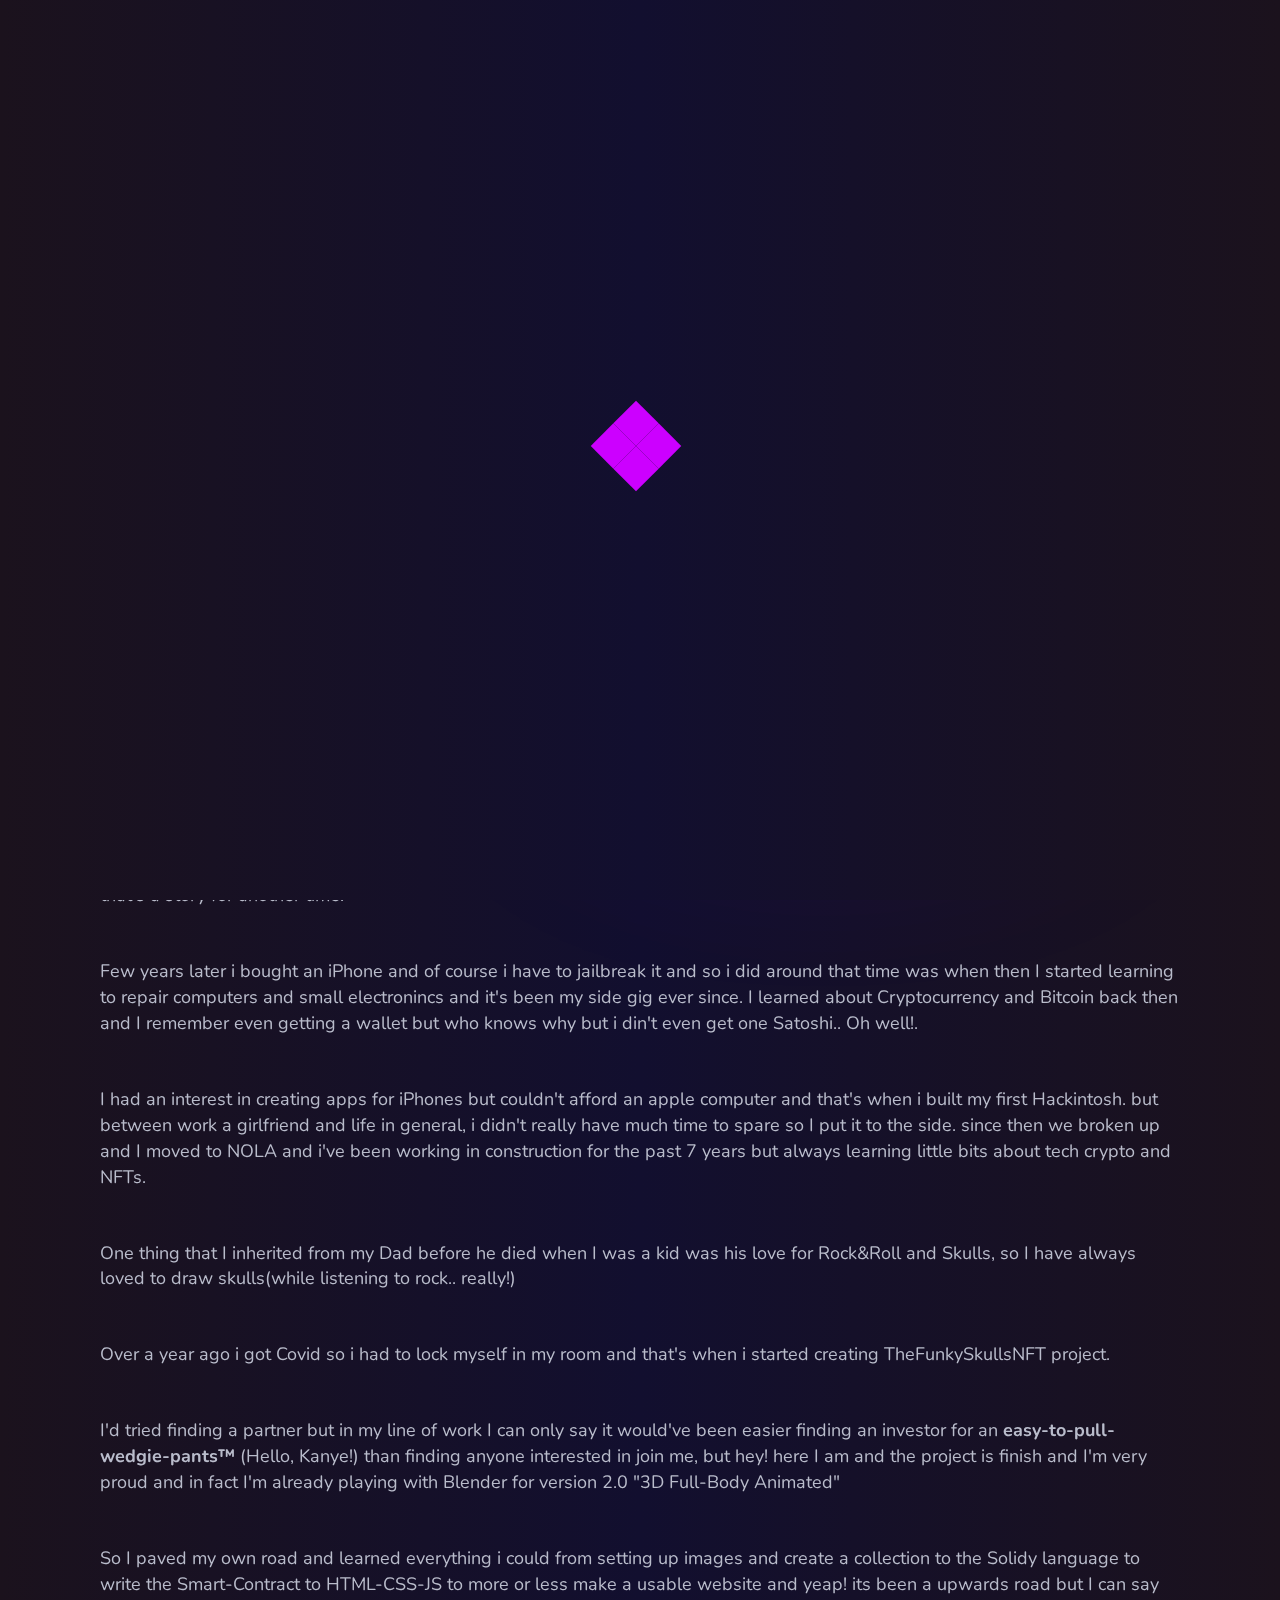
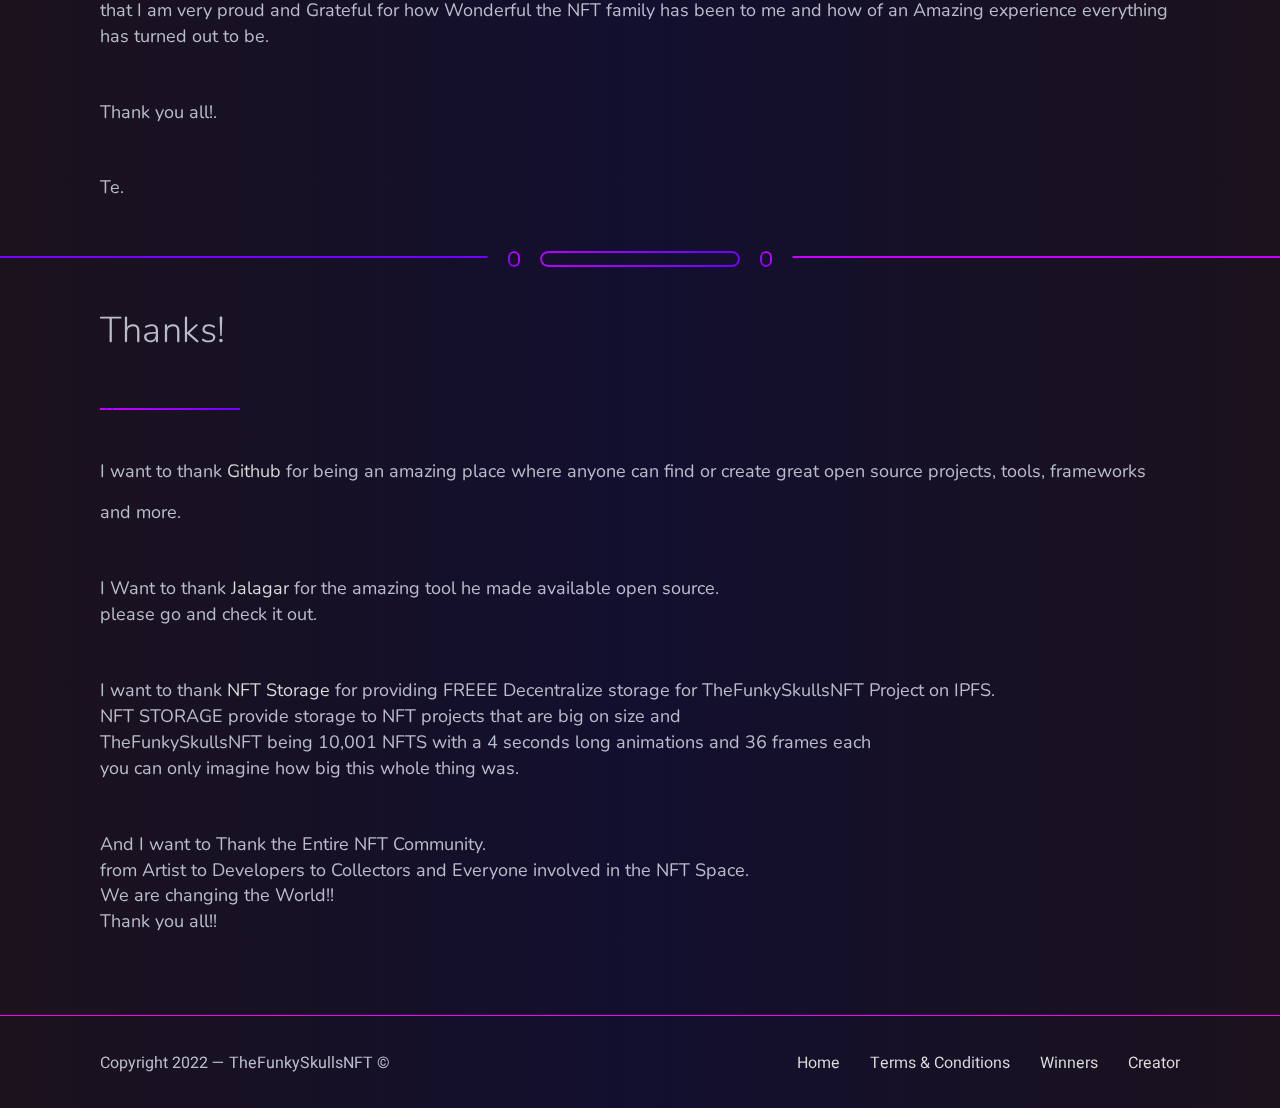
<file: creator.html>
<!DOCTYPE html>
<!--[if lt IE 7 ]><html class="ie ie6" lang="en"> <![endif]-->
<!--[if IE 7 ]><html class="ie ie7" lang="en"> <![endif]-->
<!--[if IE 8 ]><html class="ie ie8" lang="en"> <![endif]-->
<!--[if (gte IE 9)|!(IE)]><!-->
<html lang="en">
<!--<![endif]-->

<head>
    <title>TheFunkySkullsNFT | Creator</title>
    <meta http-equiv="Content-Type" content="text/html; charset=utf-8" />
    <meta name="description" content="TheFunkySkullsNFT: 10,001 Unique Collectible Weirdos, Programmatically Generated and Animated stored forever on the Polygon Blockchain!">
    <meta name="author" content="T.W">
    <meta name="robots" content="index,follow" />
    <link rel="icon" href="/img/icons/icon.ico" />
    <meta name="viewport" content="width=device-width, initial-scale=1, maximum-scale=1">
    <!-- Google Fonts -->
    <link rel="preconnect" href="https://fonts.googleapis.com">
    <link rel="preconnect" href="https://fonts.gstatic.com" crossorigin>
    <link href="https://fonts.googleapis.com/css2?family=Heebo:wght@100;200;300;400;500;600;700;800;900&family=Nunito:ital,wght@0,200;0,300;0,400;0,500;0,600;0,700;0,800;0,900;1,200;1,300;1,400;1,500;1,600;1,700;1,800;1,900&display=swap" rel="stylesheet">
    <!-- !Google Fonts -->
    <!-- Styles -->
    <link type="text/css" rel="stylesheet" href="css/plugins.css?ver=2" />
    <link type="text/css" rel="stylesheet" href="css/style.css?ver=2" />
    <!--[if lt IE 9]> <script type="text/javascript" src="js/modernizr.custom.js?ver=2"></script> <![endif]-->
    <!-- !Styles -->
</head>

<body>


    <!-- Preloader -->
    <div class="metaportal_fn_preloader">
        <div class="loading-container">
            <div class="loading">
                <div class="l1">
                    <div></div>
                </div>
                <div class="l2">
                    <div></div>
                </div>
                <div class="l3">
                    <div></div>
                </div>
                <div class="l4">
                    <div></div>
                </div>
            </div>
        </div>
    </div>
    <!-- !Preloader -->

    <!-- Left Navigation -->
    <div class="metaportal_fn_leftnav_closer ready"></div>
    <div class="metaportal_fn_leftnav ready">
        <a href="#" class="fn__closer"><span></span></a>
        <div class="navbox">
            <div class="list_holder">
                <ul class="metaportal_fn_items">
                    <li>
                        <div class="item">
                            <a href="https://opensea.io/collection/thefunkyskullsnft/" target="_blank"></a>
                            <span class="icon">
							<img src="img/market/opensea.png" alt="">
						</span>
                            <span class="text">Opensea</span>
                        </div>
                    </li>
                </ul>
            </div>
            <div class="nav_holder">

                <!-- For JS -->
                <span class="icon">
				<img src="svg/down.svg" alt="" class="fn__svg">
			</span>
                <!-- For JS -->

                <ul>
                    <li><a href="index.html"><span class="creative_link">Home</span></a></li>
                    <li><a href="terms-conditions.html"><span class="creative_link">Raffle</span></a></li>
                    <li><a href="winners.html"><span class="creative_link">Winners</span></a></li>
                    <li><a href="creator.html"><span class="creative_link">Creator</span></a></li>
                </ul>
            </div>
            <div class="info_holder">
                <div class="copyright">
                    <p>Copyright 2022 TheFunkySkullsNFT&copy;</p>
                </div>
                <div class="social_icons">
                    <ul>
                        <li>
                            <a href="https://twitter.com/FunkySkullsNFT/"><img src="svg/social/twitter-1.svg" alt="" class="fn__svg"></a>
                        </li>
                        <li>
                            <a href="https://www.instagram.com/thefunkyskullsnft/ "><img src="svg/social/instagram-1.svg" alt="" class="fn__svg"></a>
                        </li>
                        <li>
                            <a href="https://www.reddit.com/thefunkyskullsnft/"><img src="svg/social/reddit-1.svg" alt="" class="fn__svg"></a>
                        </li>
                        <li>
                            <a href="https://www.facebook.com/Thefunkyskullsnft/"><img src="svg/social/facebook-1.svg" alt="" class="fn__svg"></a>
                        </li>
                    </ul>
                </div>
            </div>
        </div>
    </div>
    <!-- !Left Navigation -->


    <!-- Main -->
    <div class="metaportal_fn_main">

        <!-- Mobile Navigation -->
        <div class="metaportal_fn_mobnav">
            <div class="mob_top">
                <div class="social_trigger">
                    <div class="trigger">
                        <span></span>
                    </div>
                </div>
            </div>
            <div class="mob_mid">
                <div class="logo">
                    <a href="index.html"><img src="img/logo.png" alt=""></a>
                </div>
            </div>
        </div>
        <!-- !Mobile Navigation -->

        <!-- Header -->
        <header id="header">
            <div class="header">
                <div class="header_in">

                    <div class="trigger_logo">
                        <div class="trigger">
                            <span></span>
                        </div>
                        <div class="logo">
                            <a href="index.html"><img src="img/logo.png" alt=""></a>
                        </div>
                    </div>

                    <div class="nav">
                        <ul>
                            <li><a class="creative_link" href="index.html">Home</a></li>
                            <li><a class="creative_link" href="terms-conditions.html">Raffle</a></li>
                            <li><a class="creative_link" href="winners.html">Winners</a></li>
                            <li><a class="creative_link" href="creator.html">Creator</a></li>
                        </ul>
                    </div>
                </div>
            </div>
        </header>
        <!-- !Header -->

        <!-- Content -->
        <div class="metaportal_fn_content">

            <div class="metaportal_fn_pagetitle">

                <div class="container small">
                    <div class="pagetitle">
                        <h3 class="fn__maintitle big" data-text="About the Creator" data-align="center">About the Creator</h3>
                        <p>
                            <a href="index.html">Home</a>
                            <span class="divider">/</span>
                            <span class="text">Creator</span>
                        </p>
                    </div>
                </div>
            </div>

            <!-- Section Divider -->
            <div class="fn_cs_section_divider">
                <div class="divider">
                    <span class="short"></span>
                    <span class="long"></span>
                    <span class="short"></span>
                </div>
            </div>
            <!-- !Section Divider -->

            <div class="metaportal_fn_privacy">
                <div class="container small">


                    <h3 class="fn__maintitle" data-text="Creator">Creator</h3>
                    <div class="fn_cs_divider">
                        <div class="divider">
                            <span></span>
                            <span></span>
                        </div>
                    </div>
                    <p>Hello! I'm Te, I am the creator and only person behind TheFunkySullsNFT project.</p>
                    <p>To tell you a little bit about me, I moved to NOLA about 7 years ago, i work in construction and refurbish computers as my side gig, I drop-out of school and started working when I was 13 (so please excuse my grammar) and since then
                        I have worked doing many different things from filleting fish to machine operator to waiting tables. I bought my first computer back in 2002 and that's when my passion for learning started, i first learned how to hack the fat-PSP
                        and let me tell you that was a lot of fun, adding custom themes and being able to play Nintendo Roms in a Sony device that was amazing, if anyone reading this remember the process... you'd have to make a “Pandora's Battery by shorting
                        it and then create a “magic memory stick”. not as easy as it sounds! what a times... Anyway, that's a story for another time.</p>
                    <p>Few years later i bought an iPhone and of course i have to jailbreak it and so i did around that time was when then I started learning to repair computers and small electronincs and it's been my side gig ever since. I learned about
                        Cryptocurrency and Bitcoin back then and I remember even getting a wallet but who knows why but i din't even get one Satoshi.. Oh well!.</p>
                    <p>I had an interest in creating apps for iPhones but couldn't afford an apple computer and that's when i built my first Hackintosh. but between work a girlfriend and life in general, i didn't really have much time to spare so I put it
                        to the side. since then we broken up and I moved to NOLA and i've been working in construction for the past 7 years but always learning little bits about tech crypto and NFTs.</p>
                    <p> One thing that I inherited from my Dad before he died when I was a kid was his love for Rock&Roll and Skulls, so I have always loved to draw skulls(while listening to rock.. really!)</p>
                    <p>Over a year ago i got Covid so i had to lock myself in my room and that's when i started creating TheFunkySkullsNFT project.</p>

                    <p>I'd tried finding a partner but in my line of work I can only say it would've been easier finding an investor for an <strong>easy-to-pull-wedgie-pants&#8482;</strong> (Hello, Kanye!) than finding anyone interested in join me, but hey!
                        here I am and the project is finish and I'm very proud and in fact I'm already playing with Blender for version 2.0 "3D Full-Body Animated"</p>
                    <p>So I paved my own road and learned everything i could from setting up images and create a collection to the Solidy language to write the Smart-Contract to HTML-CSS-JS to more or less make a usable website and yeap! its been a upwards
                        road but I can say that I am very proud and Grateful for how Wonderful the NFT family has been to me and how of an Amazing experience everything has turned out to be.</p>
                    <p>Thank you all!.</p>
                    <p>Te.</p>

                    <!-- Section Divider -->
                    <div class="fn_cs_section_divider">
                        <div class="divider">
                            <span class="short"></span>
                            <span class="long"></span>
                            <span class="short"></span>
                        </div>
                    </div>
                    <!-- !Section Divider -->

                    <h3 class="fn__maintitle" data-text="Thanks!">Thanks!</h3>
                    <div class="fn_cs_divider">
                        <div class="divider">
                            <span></span>
                            <span></span>
                        </div>
                    </div>
                    <p>I want to thank <a class="creative_link" href="https://github.com/">Github</a> for being an amazing place where anyone can find or create great open source projects, tools, frameworks and more.</p>
                    <p>I Want to thank <a class="creative_link" href="https://twitter.com/jalagar_eth/">Jalagar</a> for the amazing tool he made available open source.<br>please go and check it out.</p>
                    <p>I want to thank <a class="creative_link" href="https://nft.storage">NFT Storage</a> for providing FREEE Decentralize storage for TheFunkySkullsNFT Project on IPFS.<br> NFT STORAGE provide storage to NFT projects that are big on size
                        and
                        <br>TheFunkySkullsNFT being 10,001 NFTS with a 4 seconds long animations and 36 frames each<br> you can only imagine how big this whole thing was.</p>
                    <p> And I want to Thank the Entire NFT Community.<br>from Artist to Developers to Collectors and Everyone involved in the NFT Space.<br>We are changing the World!!<br> Thank you all!!</p>
                </div>
            </div>

            <!-- Footer -->
            <footer id="footer">
                <div class="container">
                    <div class="footer">
                        <div class="left_part">
                            <p>Copyright 2022 — TheFunkySkullsNFT &copy;</p>
                        </div>
                        <div class="right_part">
                            <ul>
                                <li><a class="creative_link" href="index.html">Home</a></li>
                                <li><a class="creative_link" href="terms-conditions.html">Terms &amp; Conditions</a></li>
                                <li><a class="creative_link" href="winners.html">Winners</a></li>
                                <li><a class="creative_link" href="creator.html">Creator</a></li>
                            </ul>
                        </div>
                    </div>
                </div>
            </footer>
            <!-- !Footer -->

        </div>
        <!-- !Content -->


        <!-- Social -->
        <div id="social">
            <div class="social">
                <h4 class="title">T F S N F T : </h4>
                <ul>
                    <li><a href="https://www.reddit.com/thefunkyskullsnft/" target="_blank">Reddit.</a></li>
                    <li><a href="https://twitter.com/FunkySkullsNFT/" target="_blank">Tweeter.</a></li>
                    <li><a href="https://www.instagram.com/thefunkyskullsnft/" target="_blank">Instagram.</a></li>
                    <li><a href="https://www.facebook.com/Thefunkyskullsnft/" target="_blank">Facebook.</a></li>
                </ul>
            </div>
        </div>
        <!-- !Social -->


        <!-- Totop -->
        <a href="#" class="metaportal_fn_totop">
            <span class="totop_inner">
			<span class="icon">
				<img src="svg/down.svg" alt="" class="fn__svg">
			</span>
            <span class="text">Scroll To Top</span>
            </span>
        </a>
        <!-- /Totop -->


    </div>
    <!-- !Main -->

    <!-- Scripts -->
    <script type="text/javascript" src="js/jquery.js?ver=2"></script>
    <script type="text/javascript" src="js/plugins.js?ver=2"></script>
    <!--[if lt IE 10]> <script type="text/javascript" src="js/ie8.js?ver=2"></script> <![endif]-->
    <script type="text/javascript" src="js/init.js?ver=2"></script>
    <!-- !Scripts -->

</body>

</html>
</file>
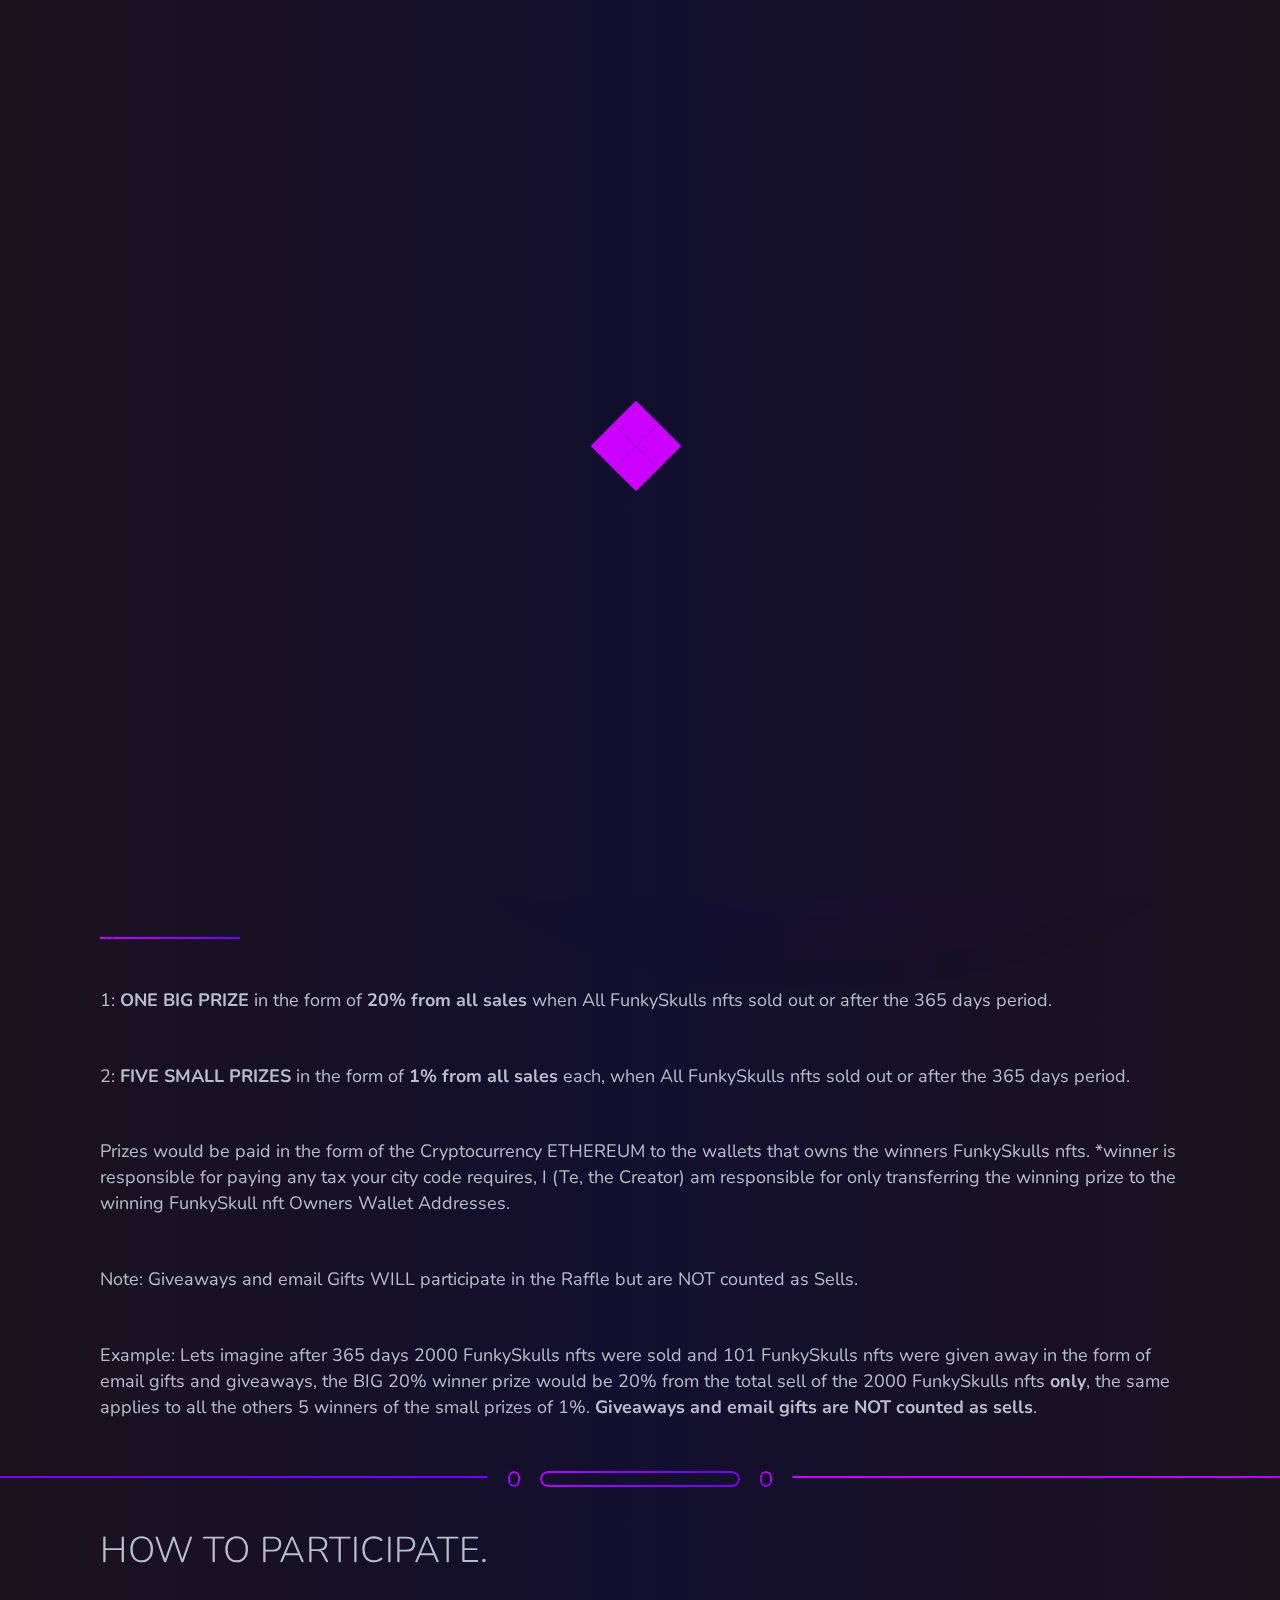
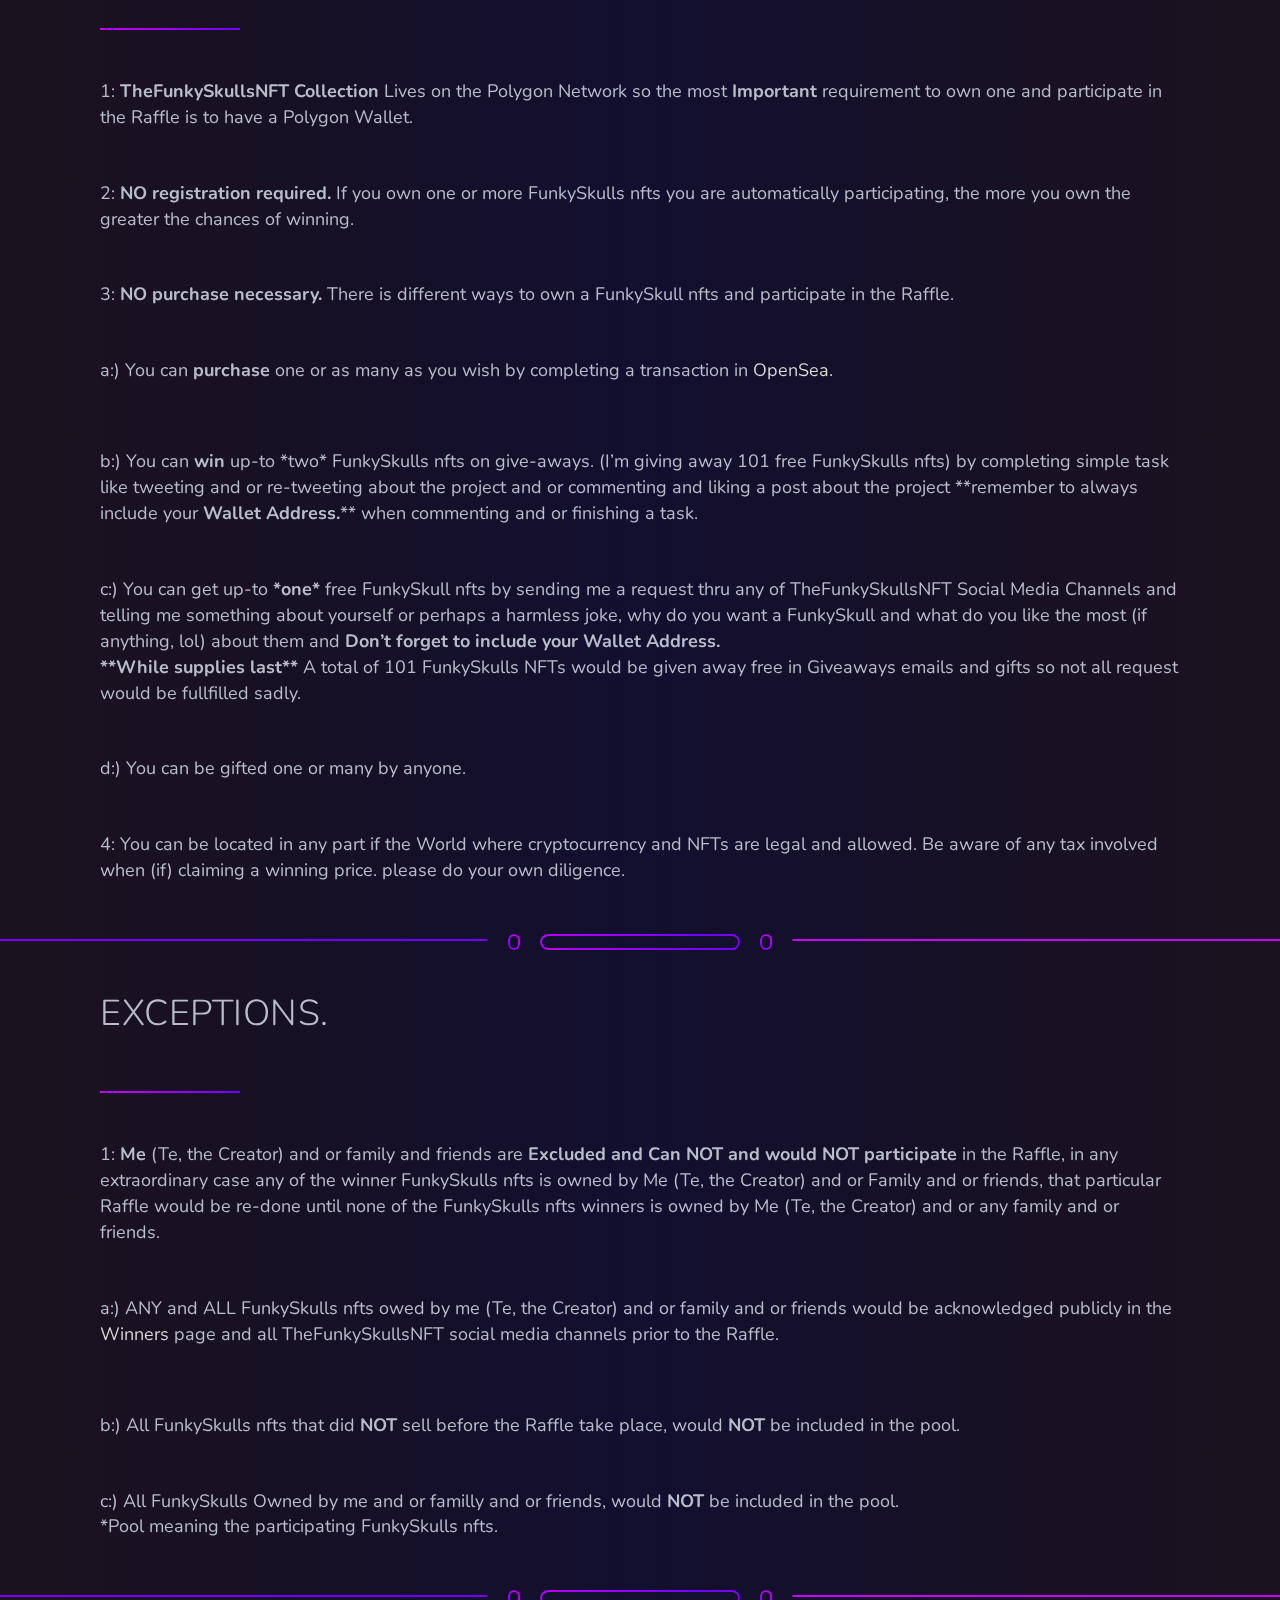
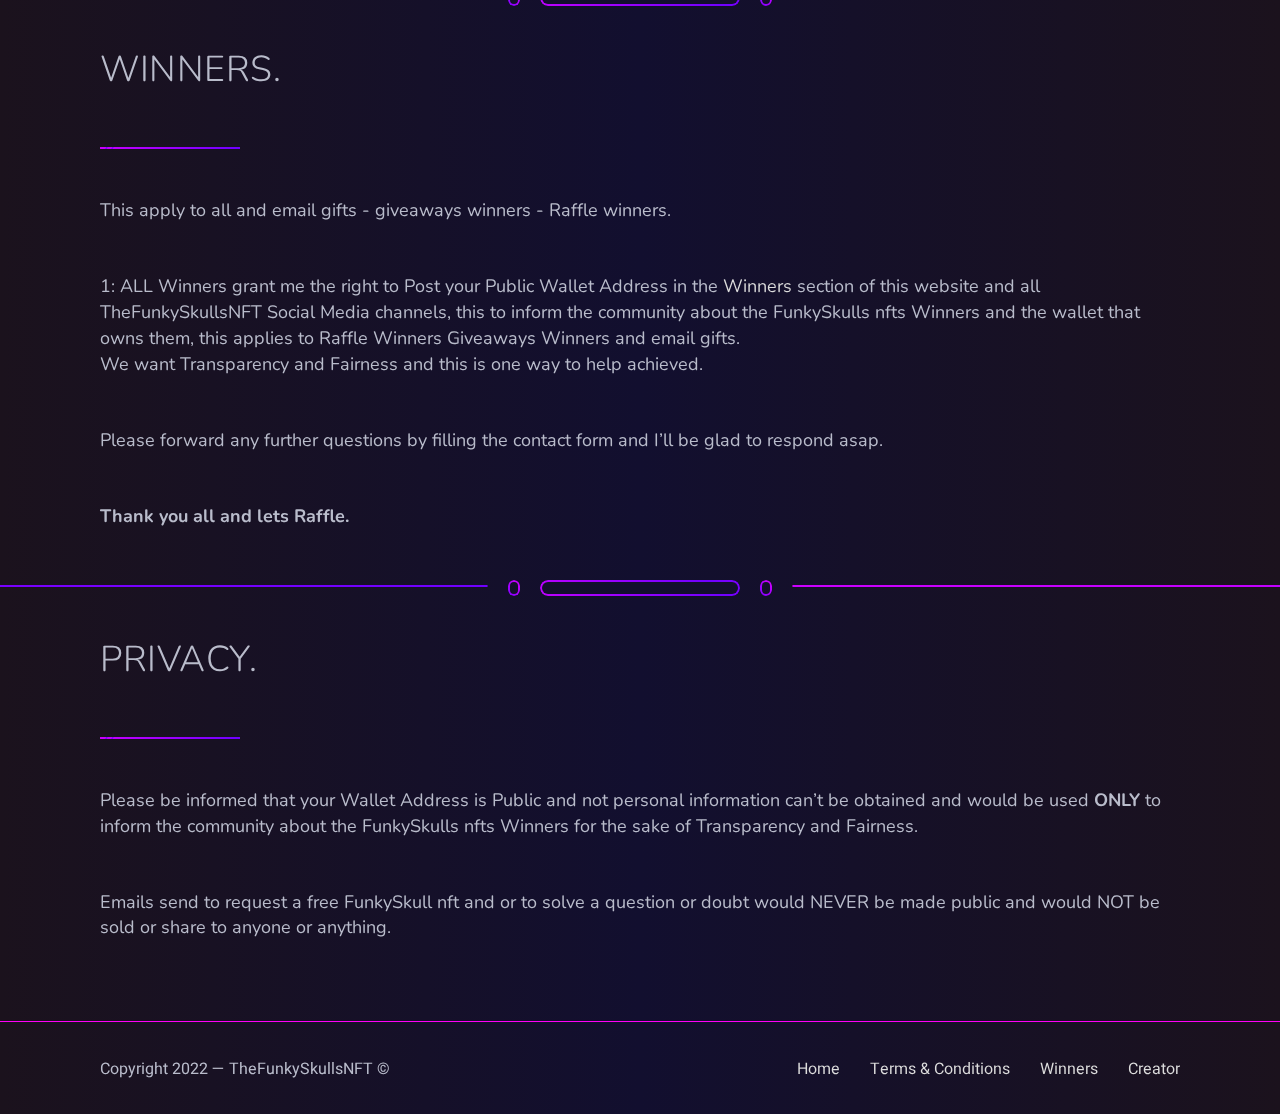
<file: terms-conditions.html>
<!DOCTYPE html>
<!--[if lt IE 7 ]><html class="ie ie6" lang="en"> <![endif]-->
<!--[if IE 7 ]><html class="ie ie7" lang="en"> <![endif]-->
<!--[if IE 8 ]><html class="ie ie8" lang="en"> <![endif]-->
<!--[if (gte IE 9)|!(IE)]><!-->
<html lang="en">
<!--<![endif]-->

<head>
    <title>TheFunkySkullsNFT | Raffle Terms &amp; Conditions</title>
    <meta http-equiv="Content-Type" content="text/html; charset=utf-8" />
    <meta name="description" content="TheFunkySkullsNFT: 10,001 Unique Collectible Weirdos, Programmatically Generated and Animated stored forever on the Polygon Blockchain!">
    <meta name="author" content="T.W">
    <meta name="robots" content="index,follow" />
    <link rel="icon" href="/img/icons/icon.ico" />
    <meta name="viewport" content="width=device-width, initial-scale=1, maximum-scale=1">
    <!-- Google Fonts -->
    <link rel="preconnect" href="https://fonts.googleapis.com">
    <link rel="preconnect" href="https://fonts.gstatic.com" crossorigin>
    <link href="https://fonts.googleapis.com/css2?family=Heebo:wght@100;200;300;400;500;600;700;800;900&family=Nunito:ital,wght@0,200;0,300;0,400;0,500;0,600;0,700;0,800;0,900;1,200;1,300;1,400;1,500;1,600;1,700;1,800;1,900&display=swap" rel="stylesheet">
    <!-- !Google Fonts -->
    <!-- Styles -->
    <link type="text/css" rel="stylesheet" href="css/plugins.css?ver=2" />
    <link type="text/css" rel="stylesheet" href="css/style.css?ver=2" />
    <!--[if lt IE 9]> <script type="text/javascript" src="js/modernizr.custom.js?ver=2"></script> <![endif]-->
    <!-- !Styles -->
</head>

<body>


    <!-- Preloader -->
    <div class="metaportal_fn_preloader">
        <div class="loading-container">
            <div class="loading">
                <div class="l1">
                    <div></div>
                </div>
                <div class="l2">
                    <div></div>
                </div>
                <div class="l3">
                    <div></div>
                </div>
                <div class="l4">
                    <div></div>
                </div>
            </div>
        </div>
    </div>
    <!-- !Preloader -->

    <!-- Left Navigation -->
    <div class="metaportal_fn_leftnav_closer ready"></div>
    <div class="metaportal_fn_leftnav ready">
        <a href="#" class="fn__closer"><span></span></a>
        <div class="navbox">
            <div class="list_holder">
                <ul class="metaportal_fn_items">
                    <li>
                        <div class="item">
                            <a href="https://opensea.io/collection/thefunkyskullsnft/" target="_blank"></a>
                            <span class="icon">
							<img src="img/market/opensea.png" alt="">
						</span>
                            <span class="text">Opensea</span>
                        </div>
                    </li>
                </ul>
            </div>
            <div class="nav_holder">

                <!-- For JS -->
                <span class="icon">
				<img src="svg/down.svg" alt="" class="fn__svg">
			</span>
                <!-- For JS -->

                <ul>
                    <li><a href="index.html"><span class="creative_link">Home</span></a></li>
                    <li><a href="terms-conditions.html"><span class="creative_link">Raffle</span></a></li>
                    <li><a href="winners.html"><span class="creative_link">Winners</span></a></li>
                    <li><a href="creator.html"><span class="creative_link">Creator</span></a></li>
                </ul>
            </div>
            <div class="info_holder">
                <div class="copyright">
                    <p>Copyright 2022 TheFunkySkullsNFT&copy;</p>
                </div>
                <div class="social_icons">
                    <ul>
                        <li>
                            <a href="https://twitter.com/FunkySkullsNFT/"><img src="svg/social/twitter-1.svg" alt="" class="fn__svg"></a>
                        </li>
                        <li>
                            <a href="https://www.instagram.com/thefunkyskullsnft/ "><img src="svg/social/instagram-1.svg" alt="" class="fn__svg"></a>
                        </li>
                        <li>
                            <a href="https://www.reddit.com/thefunkyskullsnft/"><img src="svg/social/reddit-1.svg" alt="" class="fn__svg"></a>
                        </li>
                        <li>
                            <a href="https://www.facebook.com/Thefunkyskullsnft/"><img src="svg/social/facebook-1.svg" alt="" class="fn__svg"></a>
                        </li>
                    </ul>
                </div>
            </div>
        </div>
    </div>
    <!-- !Left Navigation -->


    <!-- Main -->
    <div class="metaportal_fn_main">

        <!-- Mobile Navigation -->
        <div class="metaportal_fn_mobnav">
            <div class="mob_top">
                <div class="social_trigger">
                    <div class="trigger">
                        <span></span>
                    </div>
                </div>
            </div>
            <div class="mob_mid">
                <div class="logo">
                    <a href="index.html"><img src="img/logo.png" alt=""></a>
                </div>
            </div>
        </div>
        <!-- !Mobile Navigation -->

        <!-- Header -->
        <header id="header">
            <div class="header">
                <div class="header_in">

                    <div class="trigger_logo">
                        <div class="trigger">
                            <span></span>
                        </div>
                        <div class="logo">
                            <a href="index.html"><img src="img/logo.png" alt=""></a>
                        </div>
                    </div>

                    <div class="nav">
                        <ul>
                            <li><a class="creative_link" href="index.html">Home</a></li>
                            <li><a class="creative_link" href="terms-conditions.html">Raffle</a></li>
                            <li><a class="creative_link" href="winners.html">Winners</a></li>
                            <li><a class="creative_link" href="creator.html">Creator</a></li>
                        </ul>
                    </div>
                </div>
            </div>
        </header>
        <!-- !Header -->

        <!-- Content -->
        <div class="metaportal_fn_content">

            <div class="metaportal_fn_pagetitle">

                <div class="container small">
                    <div class="pagetitle">
                        <h3 class="fn__maintitle big" data-text="Terms &amp; Conditions" data-align="center">Terms &amp; Conditions</h3>
                        <p>
                            <a href="index.html">Home</a>
                            <span class="divider">/</span>
                            <span class="text">Terms &amp; Conditions</span>
                        </p>
                    </div>
                </div>
            </div>

            <!-- Section Divider -->
            <div class="fn_cs_section_divider">
                <div class="divider">
                    <span class="short"></span>
                    <span class="long"></span>
                    <span class="short"></span>
                </div>
            </div>
            <!-- !Section Divider -->

            <div class="metaportal_fn_privacy">
                <div class="container small">


                    <h3 class="fn__maintitle" data-text="This are the Terms &amp; Conditions and Rules for the Raffle.">This are the Terms &amp; Conditions and Rules for the Raffle.</h3>
                    <div class="fn_cs_divider">
                        <div class="divider">
                            <span></span>
                            <span></span>
                        </div>
                    </div>
                    <p>The Raffle would take place <strong>when ALL FunkySkulls NFTs are sold OR 365 DAYS from the date of SEPTEMBER 15th 2022</strong> (~ September 15th 2023). whichever occurs first, the date would be announced on TheFunkySkullsNFT Social
                        media channels as soon as possible and the Wallets Address Will be posted in the Winners section.</p>

                    <!-- Section Divider -->
                    <div class="fn_cs_section_divider">
                        <div class="divider">
                            <span class="short"></span>
                            <span class="long"></span>
                            <span class="short"></span>
                        </div>
                    </div>
                    <!-- !Section Divider -->

                    <h3 class="fn__maintitle" data-text="PRIZES.">PRIZES.</h3>
                    <div class="fn_cs_divider">
                        <div class="divider">
                            <span></span>
                            <span></span>
                        </div>
                    </div>
                    <p>1: <strong>ONE BIG PRIZE</strong> in the form of <strong>20% from all sales</strong> when All FunkySkulls nfts sold out or after the 365 days period.</p>

                    <p>2: <strong>FIVE SMALL PRIZES</strong> in the form of <strong>1% from all sales</strong> each, when All FunkySkulls nfts sold out or after the 365 days period.</p>

                    <p>Prizes would be paid in the form of the Cryptocurrency ETHEREUM to the wallets that owns the winners FunkySkulls nfts. *winner is responsible for paying any tax your city code requires, I (Te, the Creator) am responsible for only transferring
                        the winning prize to the winning FunkySkull nft Owners Wallet Addresses.</p>
                    <p>Note: Giveaways and email Gifts WILL participate in the Raffle but are NOT counted as Sells.</p>
                    <p>Example: Lets imagine after 365 days 2000 FunkySkulls nfts were sold and 101 FunkySkulls nfts were given away in the form of email gifts and giveaways, the BIG 20% winner prize would be 20% from the total sell of the 2000 FunkySkulls
                        nfts <strong>only</strong>, the same applies to all the others 5 winners of the small prizes of 1%. <strong>Giveaways and email gifts are NOT counted as sells</strong>.</p>

                    <!-- Section Divider -->
                    <div class="fn_cs_section_divider">
                        <div class="divider">
                            <span class="short"></span>
                            <span class="long"></span>
                            <span class="short"></span>
                        </div>
                    </div>
                    <!-- !Section Divider -->

                    <h3 class="fn__maintitle" data-text="HOW TO PARTICIPATE.">HOW TO PARTICIPATE.</h3>
                    <div class="fn_cs_divider">
                        <div class="divider">
                            <span></span>
                            <span></span>
                        </div>
                    </div>
                    <p>1: <strong>TheFunkySkullsNFT Collection</strong> Lives on the Polygon Network so the most <strong>Important</strong> requirement to own one and participate in the Raffle is to have a Polygon Wallet.</p>
                    <p>2: <strong>NO registration required.</strong> If you own one or more FunkySkulls nfts you are automatically participating, the more you own the greater the chances of winning.</p>

                    <p>3: <strong>NO purchase necessary.</strong> There is different ways to own a FunkySkull nfts and participate in the Raffle.</p>

                    <p>a:) You can <strong>purchase</strong> one or as many as you wish by completing a transaction in <a class="creative_link" href="https://opensea.io/collection/thefunkyskullsnft/">OpenSea.</a></p>
                    <p>b:) You can <strong>win</strong> up-to *two* FunkySkulls nfts on give-aways. (I’m giving away 101 free FunkySkulls nfts) by completing simple task like tweeting and or re-tweeting about the project and or commenting and
                        liking a post about the project **remember to always include your <strong>Wallet Address.</strong>** when commenting and or finishing a task.</p>
                    <p>c:) You can get up-to <strong>*one*</strong> free FunkySkull nfts by sending me a request thru any of TheFunkySkullsNFT Social Media Channels and telling me something about yourself or perhaps a harmless joke, why do you want a FunkySkull and what do you like the most (if anything,
                        lol) about them and <strong>Don’t forget to include your Wallet Address.<br> **While supplies last**</strong> A total of 101 FunkySkulls NFTs would be given away free in Giveaways emails and gifts so not all request would be fullfilled sadly.</p>

                    <p>d:) You can be gifted one or many by anyone.</p>
                    <p>4: You can be located in any part if the World where cryptocurrency and NFTs are legal and allowed. Be aware of any tax involved when (if) claiming a winning price. please do your own diligence.</p>

                    <!-- Section Divider -->
                    <div class="fn_cs_section_divider">
                        <div class="divider">
                            <span class="short"></span>
                            <span class="long"></span>
                            <span class="short"></span>
                        </div>
                    </div>
                    <!-- !Section Divider -->

                    <h3 class="fn__maintitle" data-text="EXCEPTIONS.">EXCEPTIONS.</h3>
                    <div class="fn_cs_divider">
                        <div class="divider">
                            <span></span>
                            <span></span>
                        </div>
                    </div>
                    <p>1: <strong>Me</strong> (Te, the Creator) and or family and friends are <strong>Excluded and Can NOT and would NOT participate</strong> in the Raffle, in any extraordinary case any of the winner FunkySkulls nfts is owned by Me (Te,
                        the Creator) and or Family and or friends, that particular Raffle would be re-done until none of the FunkySkulls nfts winners is owned by Me (Te, the Creator) and or any family and or friends.</p>
                    <p>a:) ANY and ALL FunkySkulls nfts owed by me (Te, the Creator) and or family and or friends would be acknowledged publicly in the <a class="creative_link" href="winners.html">Winners</a> page and all TheFunkySkullsNFT social media channels
                        prior to the Raffle.</p>
                    <p>b:) All FunkySkulls nfts that did <strong>NOT</strong> sell before the Raffle take place, would <strong>NOT</strong> be included in the pool.</p>
                    <p>c:) All FunkySkulls Owned by me and or familly and or friends, would <strong>NOT</strong> be included in the pool.<br>*Pool meaning the participating FunkySkulls nfts.</p>

                    <!-- Section Divider -->
                    <div class="fn_cs_section_divider">
                        <div class="divider">
                            <span class="short"></span>
                            <span class="long"></span>
                            <span class="short"></span>
                        </div>
                    </div>
                    <!-- !Section Divider -->

                    <h3 class="fn__maintitle" data-text="WINNERS.">WINNERS.</h3>
                    <div class="fn_cs_divider">
                        <div class="divider">
                            <span></span>
                            <span></span>
                        </div>
                    </div>
                    <p>This apply to all and email gifts - giveaways winners - Raffle winners.</p>
                    <p>1: ALL Winners grant me the right to Post your Public Wallet Address in the <a class="creative_link" href="winners.html">Winners</a> section of this website and all TheFunkySkullsNFT Social Media channels, this to inform the community
                        about the FunkySkulls nfts Winners and the wallet that owns them, this applies to Raffle Winners Giveaways Winners and email gifts.<br>We want Transparency and Fairness and this is one way to help achieved.</p>

                    <p>Please forward any further questions by filling the contact form and I’ll be glad to respond asap.</p>
                    <p><strong>Thank you all and lets Raffle.</strong></p>

                    <!-- Section Divider -->
                    <div class="fn_cs_section_divider">
                        <div class="divider">
                            <span class="short"></span>
                            <span class="long"></span>
                            <span class="short"></span>
                        </div>
                    </div>
                    <!-- !Section Divider -->

                    <h3 class="fn__maintitle" data-text="PRIVACY.">PRIVACY.</h3>
                    <div class="fn_cs_divider">
                        <div class="divider">
                            <span></span>
                            <span></span>
                        </div>
                    </div>
                    <p>Please be informed that your Wallet Address is Public and not personal information can’t be obtained and would be used <strong>ONLY</strong> to inform the community about the FunkySkulls nfts Winners for the sake of Transparency and
                        Fairness.</p>
                    <p>Emails send to request a free FunkySkull nft and or to solve a question or doubt would NEVER be made public and would NOT be sold or share to anyone or anything.</p>
                </div>
            </div>


            <!-- Footer -->
            <footer id="footer">
                <div class="container">
                    <div class="footer">
                        <div class="left_part">
                            <p>Copyright 2022 — TheFunkySkullsNFT &copy;</p>
                        </div>
                        <div class="right_part">
                            <ul>
                                <li><a class="creative_link" href="index.html">Home</a></li>
                                <li><a class="creative_link" href="terms-conditions.html">Terms &amp; Conditions</a></li>
                                <li><a class="creative_link" href="winners.html">Winners</a></li>
                                <li><a class="creative_link" href="creator.html">Creator</a></li>
                            </ul>
                        </div>
                    </div>
                </div>
            </footer>
            <!-- !Footer -->

        </div>
        <!-- !Content -->


        <!-- Social -->
        <div id="social">
            <div class="social">
                <h4 class="title">T F S N F T : </h4>
                <ul>
                    <li><a href="https://www.reddit.com/thefunkyskullsnft/" target="_blank">Reddit.</a></li>
                    <li><a href="https://twitter.com/FunkySkullsNFT/" target="_blank">Tweeter.</a></li>
                    <li><a href="https://www.instagram.com/thefunkyskullsnft/" target="_blank">Instagram.</a></li>
                    <li><a href="https://www.facebook.com/Thefunkyskullsnft/" target="_blank">Facebook.</a></li>
                </ul>
            </div>
        </div>
        <!-- !Social -->


        <!-- Totop -->
        <a href="#" class="metaportal_fn_totop">
            <span class="totop_inner">
			<span class="icon">
				<img src="svg/down.svg" alt="" class="fn__svg">
			</span>
            <span class="text">Scroll To Top</span>
            </span>
        </a>

    </div>
    <!-- !Main -->

    <!-- Scripts -->
    <script type="text/javascript" src="js/jquery.js?ver=2"></script>
    <script type="text/javascript" src="js/plugins.js?ver=2"></script>
    <!--[if lt IE 10]> <script type="text/javascript" src="js/ie8.js?ver=2"></script> <![endif]-->
    <script type="text/javascript" src="js/init.js?ver=2"></script>
    <!-- !Scripts -->

</body>

</html>
</file>
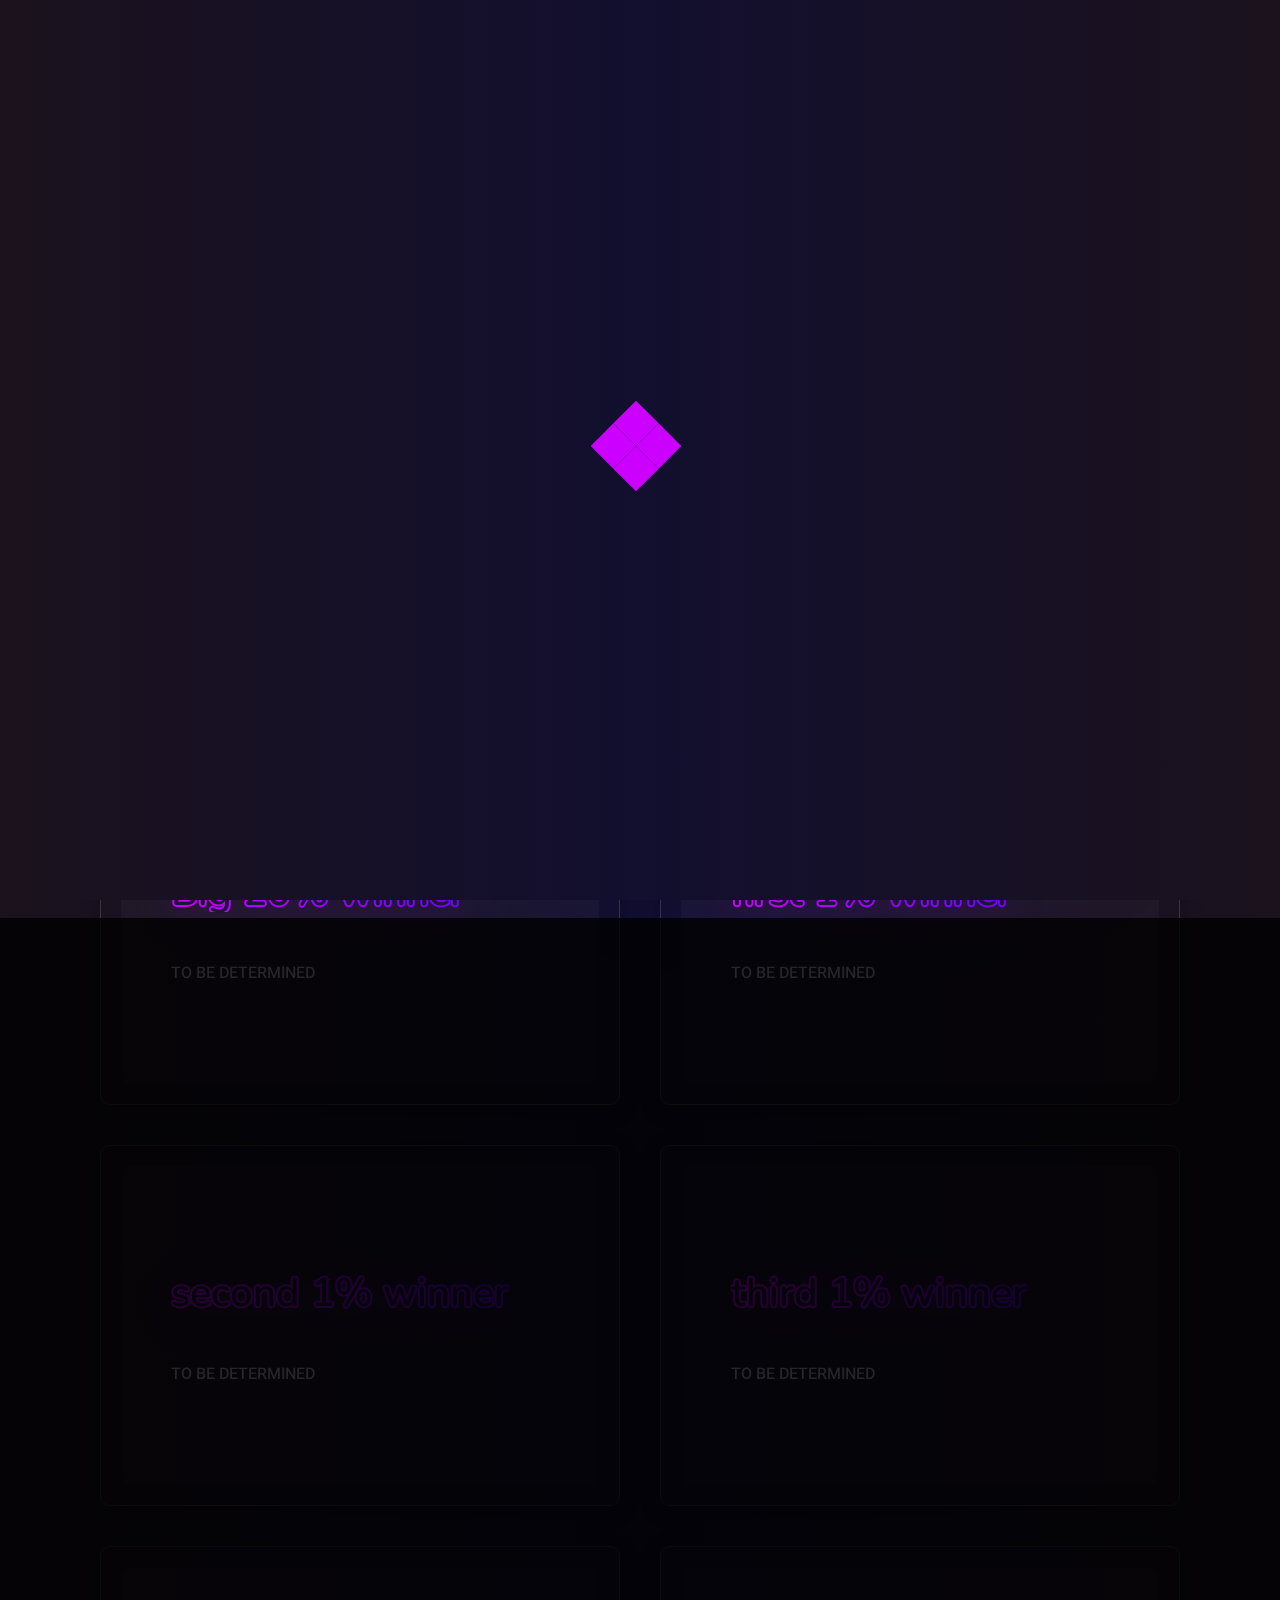
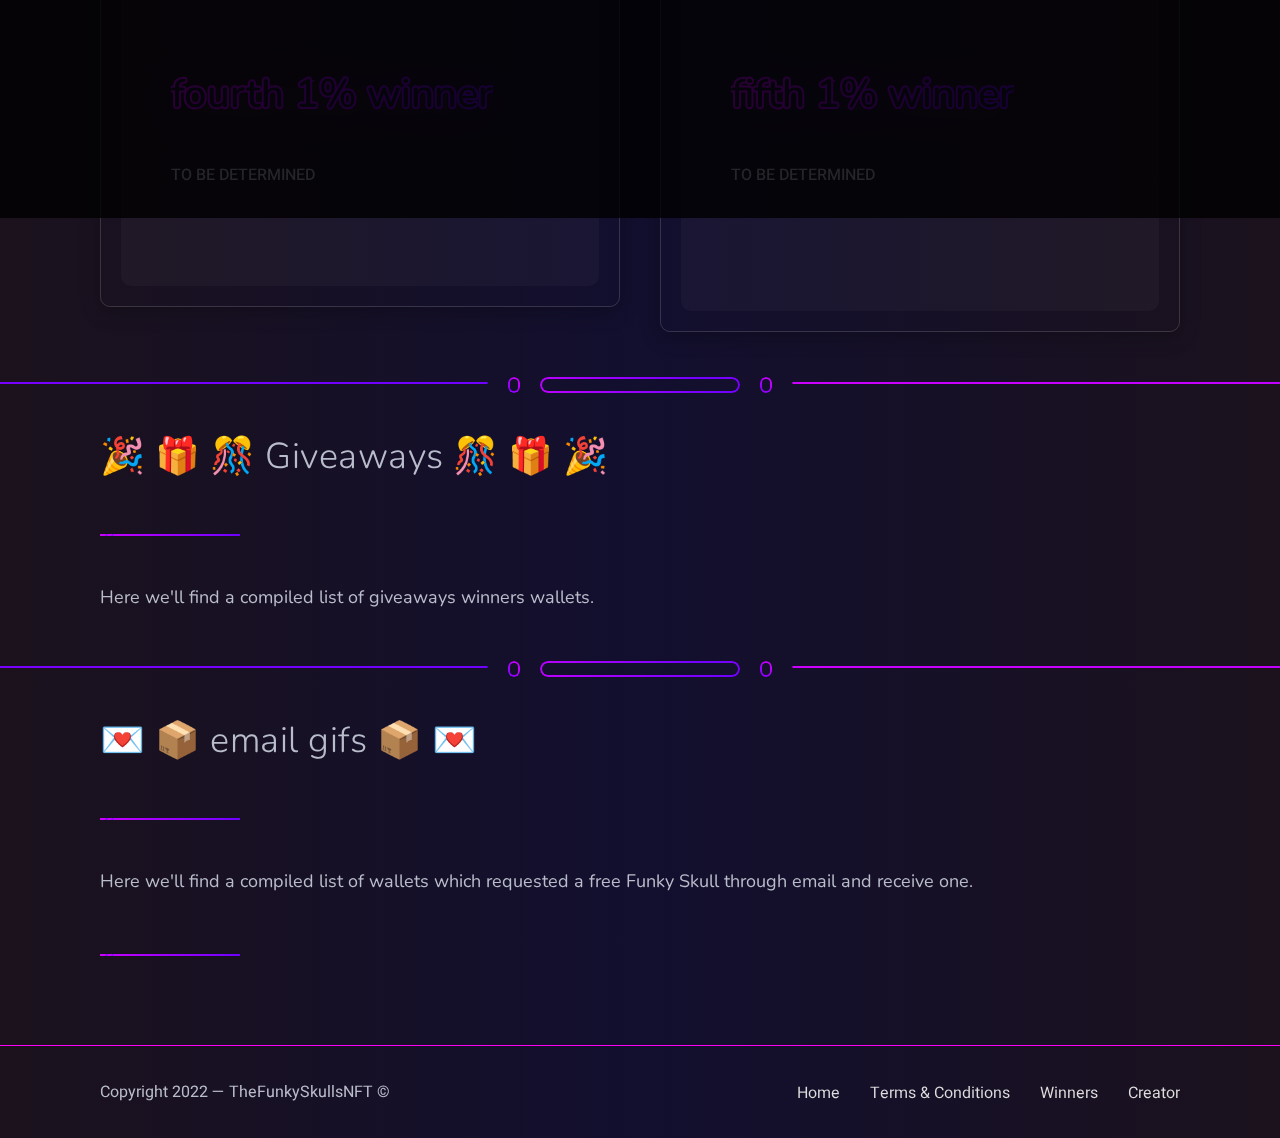
<file: winners.html>
<!DOCTYPE html>
<!--[if lt IE 7 ]><html class="ie ie6" lang="en"> <![endif]-->
<!--[if IE 7 ]><html class="ie ie7" lang="en"> <![endif]-->
<!--[if IE 8 ]><html class="ie ie8" lang="en"> <![endif]-->
<!--[if (gte IE 9)|!(IE)]><!-->
<html lang="en">
<!--<![endif]-->

<head>

    <title>TheFunkySkullsNFT | Winners</title>
    <meta http-equiv="Content-Type" content="text/html; charset=utf-8" />
    <meta name="description" content="TheFunkySkullsNFT: 10,001 Unique Collectible Weirdos, Programmatically Generated and Animated stored forever on the Polygon Blockchain!">
    <meta name="author" content="T.W">
    <meta name="robots" content="index,follow" />
    <link rel="icon" href="/img/icons/icon.ico" />
    <meta name="viewport" content="width=device-width, initial-scale=1, maximum-scale=1">
    <!-- Google Fonts -->
    <link rel="preconnect" href="https://fonts.googleapis.com">
    <link rel="preconnect" href="https://fonts.gstatic.com" crossorigin>
    <link href="https://fonts.googleapis.com/css2?family=Heebo:wght@100;200;300;400;500;600;700;800;900&family=Nunito:ital,wght@0,200;0,300;0,400;0,500;0,600;0,700;0,800;0,900;1,200;1,300;1,400;1,500;1,600;1,700;1,800;1,900&display=swap" rel="stylesheet">
    <!-- !Google Fonts -->
    <!-- Styles -->
    <link type="text/css" rel="stylesheet" href="css/plugins.css?ver=2" />
    <link type="text/css" rel="stylesheet" href="css/style.css?ver=2" />
    <!--[if lt IE 9]> <script type="text/javascript" src="js/modernizr.custom.js?ver=2"></script> <![endif]-->
    <!-- !Styles -->

</head>

<body>


    <!-- Preloader -->
    <div class="metaportal_fn_preloader">
        <div class="loading-container">
            <div class="loading">
                <div class="l1">
                    <div></div>
                </div>
                <div class="l2">
                    <div></div>
                </div>
                <div class="l3">
                    <div></div>
                </div>
                <div class="l4">
                    <div></div>
                </div>
            </div>
        </div>
    </div>
    <!-- !Preloader -->

    <!-- Left Navigation -->
    <div class="metaportal_fn_leftnav_closer ready"></div>
    <div class="metaportal_fn_leftnav ready">
        <a href="#" class="fn__closer"><span></span></a>
        <div class="navbox">
            <div class="list_holder">
                <ul class="metaportal_fn_items">
                    <li>
                        <div class="item">
                            <a href="https://opensea.io/collection/thefunkyskullsnft/" target="_blank"></a>
                            <span class="icon">
							<img src="img/market/opensea.png" alt="">
						</span>
                            <span class="text">Opensea</span>
                        </div>
                    </li>
                </ul>
            </div>
            <div class="nav_holder">

                <!-- For JS -->
                <span class="icon">
				<img src="svg/down.svg" alt="" class="fn__svg">
			</span>
                <!-- For JS -->

                <ul>
                    <li><a href="index.html"><span class="creative_link">Home</span></a></li>
                    <li><a href="terms-conditions.html"><span class="creative_link">Raffle</span></a></li>
                    <li><a href="winners.html"><span class="creative_link">Winners</span></a></li>
                    <li><a href="creator.html"><span class="creative_link">Creator</span></a></li>
                </ul>
            </div>
            <div class="info_holder">
                <div class="copyright">
                    <p>Copyright 2022 TheFunkySkullsNFT&copy;</p>
                </div>
                <div class="social_icons">
                    <ul>
                        <li>
                            <a href="https://twitter.com/FunkySkullsNFT/"><img src="svg/social/twitter-1.svg" alt="" class="fn__svg"></a>
                        </li>
                        <li>
                            <a href="https://www.instagram.com/thefunkyskullsnft/ "><img src="svg/social/instagram-1.svg" alt="" class="fn__svg"></a>
                        </li>
                        <li>
                            <a href="https://www.reddit.com/thefunkyskullsnft/"><img src="svg/social/reddit-1.svg" alt="" class="fn__svg"></a>
                        </li>
                        <li>
                            <a href="https://www.facebook.com/Thefunkyskullsnft/"><img src="svg/social/facebook-1.svg" alt="" class="fn__svg"></a>
                        </li>
                    </ul>
                </div>
            </div>
        </div>
    </div>
    <!-- !Left Navigation -->


    <!-- Searchbox Popup -->
    <div class="metaportal_fn_search_closer"></div>
    <div class="metaportal_fn_searchbox">
        <div class="container small">
            <div class="searchbox">
                <input type="text" placeholder="Search here...">
                <a href="#">
                    <img src="svg/loupe.svg" alt="" class="fn__svg">
                </a>
            </div>
        </div>
    </div>
    <!-- !Searchbox Popup -->

    <!-- Main -->
    <div class="metaportal_fn_main">

        <!-- Mobile Navigation -->
        <div class="metaportal_fn_mobnav">
            <div class="mob_top">
                <div class="social_trigger">
                    <div class="trigger">
                        <span></span>
                    </div>
                </div>
            </div>
            <div class="mob_mid">
                <div class="logo">
                    <a href="index.html"><img src="img/logo.png" alt=""></a>
                </div>
            </div>
        </div>
        <!-- !Mobile Navigation -->

        <!-- Header -->
        <header id="header">
            <div class="header">
                <div class="header_in">

                    <div class="trigger_logo">
                        <div class="trigger">
                            <span></span>
                        </div>
                        <div class="logo">
                            <a href="index.html"><img src="img/logo.png" alt=""></a>
                        </div>
                    </div>

                    <div class="nav">
                        <ul>
                            <li><a class="creative_link" href="index.html">Home</a></li>
                            <!-- <li><a class="creative_link" href="#about">About</a></li> -->
                            <li><a class="creative_link" href="terms-conditions.html">Raffle</a></li>
                            <!-- <li><a class="creative_link" href="#collection">Collection</a></li> -->
                            <li><a class="creative_link" href="winners.html">Winners</a></li>
                            <li><a class="creative_link" href="creator.html">Creator</a></li>
                        </ul>
                    </div>
                </div>
            </div>
        </header>
        <!-- !Header -->

        <!-- Content -->
        <div class="metaportal_fn_content">

            <div class="metaportal_fn_pagetitle">

                <div class="container small">
                    <div class="pagetitle">
                        <h3 class="fn__maintitle big" data-text="Winners" data-align="center">Winners</h3>
                        <p>
                            <a href="index.html">Home</a>
                            <span class="divider">/</span>
                            <span class="text">Winners</span>
                        </p>
                    </div>
                </div>
            </div>

            <!-- Section Divider -->
            <div class="fn_cs_section_divider">
                <div class="divider">
                    <span class="short"></span>
                    <span class="long"></span>
                    <span class="short"></span>
                </div>
            </div>
            <!-- !Section Divider -->

            <div class="metaportal_fn_privacy">
                <div class="container small">

                    <h3 class="fn__maintitle" data-text="Wallets">Wallets</h3>

                    <p></p>
                    <p>For transparency, here we'll find a compiled list of winners wallets.</p>
                    <p>Don't worry, Your public wallet is public and does NOT contain any private information about the owner.</p>
                    <div class="fn_cs_steps">
                        <ul>
                            <li>
                                <div class="item">
                                    <div class="item_in">
                                        <h3 class="fn__gradient_title">Big 20% winner</h3>
                                        <p>To be determined</p>
                                    </div>
                                </div>
                            </li>
                            <li>
                                <div class="item">
                                    <div class="item_in">
                                        <h3 class="fn__gradient_title">first 1% winner</h3>
                                        <p>To be determined</p>
                                    </div>
                                </div>
                            </li>
                            <li>
                                <div class="item">
                                    <div class="item_in">
                                        <h3 class="fn__gradient_title">second 1% winner</h3>
                                        <p>To be determined</p>
                                    </div>
                                </div>
                            </li>
                            <li>
                                <div class="item">
                                    <div class="item_in">
                                        <h3 class="fn__gradient_title">third 1% winner</h3>
                                        <p>To be determined</p>
                                    </div>
                                </div>
                            </li>
                            <li>
                                <div class="item">
                                    <div class="item_in">
                                        <h3 class="fn__gradient_title">fourth 1% winner</h3>
                                        <p>To be determined</p>
                                    </div>
                                </div>
                            </li>
                            <li>
                                <div class="item">
                                    <div class="item_in">
                                        <h3 class="fn__gradient_title">fifth 1% winner</h3>
                                        <p>To be determined</p>
                                    </div>
                                </div>
                            </li>
                        </ul>
                    </div>
                    <!-- Section Divider -->
                    <div class="fn_cs_section_divider">
                        <div class="divider">
                            <span class="short"></span>
                            <span class="long"></span>
                            <span class="short"></span>
                        </div>
                    </div>
                    <!-- !Section Divider -->

                    <h3 class="fn__maintitle" data-text="🎉 🎁 🎊 Giveaways 🎊 🎁 🎉">🎉 🎁 🎊 Giveaways 🎊 🎁 🎉</h3>
                    <div class="fn_cs_divider">
                        <div class="divider">
                            <span></span>
                            <span></span>
                        </div>
                    </div>
                    <p>Here we'll find a compiled list of giveaways winners wallets.</p>

                    <!-- Section Divider -->
                    <div class="fn_cs_section_divider">
                        <div class="divider">
                            <span class="short"></span>
                            <span class="long"></span>
                            <span class="short"></span>
                        </div>
                    </div>
                    <!-- !Section Divider -->

                    <h3 class="fn__maintitle" data-text="💌 📦 email gifs 📦 💌">💌 📦 email gifs 📦 💌</h3>
                    <div class="fn_cs_divider">
                        <div class="divider">
                            <span></span>
                            <span></span>
                        </div>
                    </div>
                    <p>Here we'll find a compiled list of wallets which requested a free Funky Skull through email and receive one.</p>

                    <div class="fn_cs_divider">
                        <div class="divider">
                            <span></span>
                            <span></span>
                        </div>
                    </div>
                </div>
            </div>


            <!-- Footer -->
            <footer id="footer">
                <div class="container">
                    <div class="footer">
                        <div class="left_part">
                            <p>Copyright 2022 — TheFunkySkullsNFT &copy;</p>
                        </div>
                        <div class="right_part">
                            <ul>
                                <li><a class="creative_link" href="index.html">Home</a></li>
                                <li><a class="creative_link" href="terms-conditions.html">Terms &amp; Conditions</a></li>
                                <li><a class="creative_link" href="winners.html">Winners</a></li>
                                <li><a class="creative_link" href="creator.html">Creator</a></li>
                            </ul>
                        </div>
                    </div>
                </div>
            </footer>
            <!-- !Footer -->

        </div>
        <!-- !Content -->


        <!-- Social -->
        <div id="social">
            <div class="social">
                <h4 class="title">T F S N F T : </h4>
                <ul>
                    <li><a href="https://www.reddit.com/thefunkyskullsnft/" target="_blank">Reddit.</a></li>
                    <li><a href="https://twitter.com/FunkySkullsNFT/" target="_blank">Tweeter.</a></li>
                    <li><a href="https://www.instagram.com/thefunkyskullsnft/" target="_blank">Instagram.</a></li>
                    <li><a href="https://www.facebook.com/Thefunkyskullsnft/" target="_blank">Facebook.</a></li>
                </ul>
            </div>
        </div>
        <!-- !Social -->


        <!-- Totop -->
        <a href="#" class="metaportal_fn_totop">
            <span class="totop_inner">
			<span class="icon">
				<img src="svg/down.svg" alt="" class="fn__svg">
			</span>
            <span class="text">Scroll To Top</span>
            </span>
        </a>
        <!-- /Totop -->

        <!-- Search Button -->
        <a href="#" class="metaportal_fn_search">
            <span class="icon">
			<img src="svg/loupe.svg" alt="" class="fn__svg">
		</span>
        </a>
        <!-- !Search Button -->


    </div>
    <!-- !Main -->

    <!-- Scripts -->
    <script type="text/javascript" src="js/jquery.js?ver=2"></script>
    <script type="text/javascript" src="js/plugins.js?ver=2"></script>
    <!--[if lt IE 10]> <script type="text/javascript" src="js/ie8.js?ver=2"></script> <![endif]-->
    <script type="text/javascript" src="js/init.js?ver=2"></script>
    <!-- !Scripts -->

</body>

</html>
</file>
<file: css/style.css>
@charset "utf-8";

/*
/*	Copyright (c) 2022 T.W
/*	Author: T.W
/*	This file is made for CURRENT TEMPLATE
/*


	List of CSS codes:

	01) Base


/*------------------------------------------------------------------*/


/*	01) Base
/*------------------------------------------------------------------*/

:root {
    --mc1: #cc00ff;
    --mc2: #7000ff;
    --hc: #ddd;
    --bc: #b9bccb;
    --hff: 'Heebo', sans-serif;
    --bff: 'Nunito', sans-serif;
}

html {
    overflow-x: hidden;
    padding: 0px;
    margin: 0px;
}


*:after,
*:before,
* {
    margin: 0;
    padding: 0;
    -webkit-box-sizing: border-box;
    -moz-box-sizing: border-box;
    box-sizing: border-box;
}

.metaportal_fn_content {
    display: -webkit-flex;
    display: -moz-flex;
    display: -ms-flex;
    display: -o-flex;
    display: flex;
    -webkit-flex-direction: column;
    -moz-flex-direction: column;
    -ms-flex-direction: column;
    -o-flex-direction: column;
    flex-direction: column;
    min-height: 100vh;
}

#footer {
    margin-top: auto;
}


/* Preloader */

.metaportal_fn_preloader {
    position: fixed;
    z-index: 9999;
    top: 0;
    left: 0;
    right: 0;
    bottom: 0;
    background: rgb(27, 18, 29);
    background: -moz-linear-gradient(90deg, rgba(27, 18, 29, 1) 0%, rgba(18, 15, 47, 1) 50%, rgba(27, 18, 29, 1) 100%);
    background: -webkit-linear-gradient(90deg, rgba(27, 18, 29, 1) 0%, rgba(18, 15, 47, 1) 50%, rgba(27, 18, 29, 1) 100%);
    background: linear-gradient(90deg, rgba(27, 18, 29, 1) 0%, rgba(18, 15, 47, 1) 50%, rgba(27, 18, 29, 1) 100%);
    filter: progid: DXImageTransform.Microsoft.gradient(startColorstr="#1b121d", endColorstr="#1b121d", GradientType=1);
    transition: all .5s ease;
}

.metaportal_fn_preloader.ready {
    opacity: 0;
    visibility: hidden;
}

.loading-container {
    width: 256px;
    height: 256px;
    position: absolute;
    top: 50%;
    left: 50%;
    -webkit-transform: translate(-50%, -50%);
    -ms-transform: translate(-50%, -50%);
    -o-transform: translate(-50%, -50%);
    transform: translate(-50%, -50%);
}

.loading {
    width: 64px;
    height: 64px;
    position: absolute;
    top: 36%;
    left: 36%;
    -webkit-transform: rotate(45deg);
    -ms-transform: rotate(45deg);
    -o-transform: rotate(45deg);
    transform: rotate(45deg);
}

.loading div {
    width: 32px;
    height: 32px;
    position: absolute;
}

.l1 div,
.l2 div,
.l3 div,
.l4 div {
    width: 100%;
    height: 100%;
    background-color: var(--mc1);
}

.l1 {
    transform: translate(0, 0);
}

.l2 {
    transform: translate(0, 32px);
}

.l3 {
    transform: translate(32px, 0px);
}

.l4 {
    transform: translate(32px, 32px);
}

@keyframes rot1 {
    0% {
        transform: rotate(0deg);
    }
    40% {
        transform: rotate(0deg);
    }
    50% {
        transform: rotate(0deg);
    }
    60% {
        transform: rotate(90deg);
    }
    100% {
        transform: rotate(90deg);
    }
}

@keyframes rot2 {
    0% {
        transform: rotate(0deg);
    }
    40% {
        transform: rotate(0deg);
    }
    50% {
        transform: rotate(0deg);
    }
    60% {
        transform: rotate(-90deg);
    }
    100% {
        transform: rotate(-90deg);
    }
}

@keyframes rot3 {
    0% {
        transform: rotate(45deg);
    }
    35% {
        transform: rotate(45deg);
    }
    65% {
        transform: rotate(405deg);
    }
    100% {
        transform: rotate(405deg);
    }
}

@keyframes l1-rise {
    0% {
        transform: translate(0px, 0px);
    }
    30% {
        transform: translate(-8px, -8px);
    }
    70% {
        transform: translate(-8px, -8px);
    }
    100% {
        transform: translate(0px, 0px);
    }
}

@keyframes l2-rise {
    0% {
        transform: translate(0, 32px);
    }
    30% {
        transform: translate(-8px, 40px);
    }
    70% {
        transform: translate(-8px, 40px);
    }
    100% {
        transform: translate(0, 32px);
    }
}

@keyframes l3-rise {
    0% {
        transform: translate(32px, 0px);
    }
    30% {
        transform: translate(40px, -8px);
    }
    70% {
        transform: translate(40px, -8px);
    }
    100% {
        transform: translate(32px, 0px);
    }
}

@keyframes l4-rise {
    0% {
        transform: translate(32px, 32px);
    }
    30% {
        transform: translate(40px, 40px);
    }
    70% {
        transform: translate(40px, 40px);
    }
    100% {
        transform: translate(32px, 32px);
    }
}

@keyframes color {
    0% {
        background-color: var(--mc1);
    }
    50% {
        background-color: var(--mc2);
    }
    100% {
        background-color: var(--mc1);
    }
}

.l1 {
    animation: l1-rise 3s ease 0s infinite;
}

.l2 {
    animation: l2-rise 3s ease 0s infinite;
}

.l3 {
    animation: l3-rise 3s ease 0s infinite;
}

.l4 {
    animation: l4-rise 3s ease 0s infinite;
}

.l1 div,
.l4 div {
    animation: rot1 3s ease 0s infinite, color 3s linear 0s infinite;
}

.l2 div,
.l3 div {
    animation: rot2 3s ease 0s infinite, color 3s linear 0s infinite;
}

body {
    font-family: var(--bff);
    font-size: 18px;
    letter-spacing: 0;
    line-height: 1.44;
    font-weight: 400;
    color: var(--bc);
    position: relative;
    word-break: break-word;
    background: rgb(27, 18, 29);
    background: -moz-linear-gradient(90deg, rgba(27, 18, 29, 1) 0%, rgba(18, 15, 47, 1) 50%, rgba(27, 18, 29, 1) 100%);
    background: -webkit-linear-gradient(90deg, rgba(27, 18, 29, 1) 0%, rgba(18, 15, 47, 1) 50%, rgba(27, 18, 29, 1) 100%);
    background: linear-gradient(90deg, rgba(27, 18, 29, 1) 0%, rgba(18, 15, 47, 1) 50%, rgba(27, 18, 29, 1) 100%);
    filter: progid: DXImageTransform.Microsoft.gradient(startColorstr="#1b121d", endColorstr="#1b121d", GradientType=1);
}

body,
html {
    width: 100%;
    margin: 0px;
    padding: 0px;
}

body {
    height: auto;
    overflow-x: hidden;
}

html:after,
html:before {
    clear: both;
    display: table;
    content: '';
}

body:after {
    content: '';
    position: fixed;
    width: 270px;
    height: 270px;
    top: 42.8%;
    /* 463px */
    right: 25%;
    /* 487px */
    background-color: var(--mc2);
    border-radius: 100%;
    -webkit-filter: blur(150px);
    -o-filter: blur(150px);
    filter: blur(150px);
}

body:before {
    content: '';
    position: fixed;
    width: 270px;
    height: 270px;
    top: 27.5%;
    /* 297px */
    left: 23.9%;
    /* 479px */
    background-color: var(--mc1);
    border-radius: 100%;
    -webkit-filter: blur(150px);
    -o-filter: blur(150px);
    filter: blur(150px);
}

.fn__svg {
    fill: currentcolor;
    width: 18px;
    height: 18px;
    opacity: 0;
}

.replaced-svg {
    opacity: 1;
}

p {
    letter-spacing: 0;
    margin-bottom: 20px;
}

h1,
h2,
h4,
h5,
h6 {
    color: var(--hc);
    font-family: var(--hff);
    line-height: 1.22;
    letter-spacing: 0;
}

h1>a,
h2>a,
h4>a,
h5>a,
h6>a {
    text-decoration: none;
    color: var(--hc);
}

h1>a:hover,
h2>a:hover,
h4>a:hover,
h5>a:hover,
h6>a:hover {
    color: var(--mc1);
}

h3>a:hover {
    color: #f700ff;
}

h3,
h3>a {
    -webkit-animation: color-change 4s infinite;
    -moz-animation: color-change 4s infinite;
    -o-animation: color-change 4s infinite;
    -ms-animation: color-change 4s infinite;
    animation: color-change 4s infinite;
}

@-webkit-keyframes color-change {
    0% {
        color: #f700ff;
    }
    50% {
        color: #ae00ff;
    }
    100% {
        color: #f700ff;
    }
}

@-moz-keyframes color-change {
    0% {
        color: #f700ff;
    }
    50% {
        color: #ae00ff;
    }
    100% {
        color: #f700ff;
    }
}

@-ms-keyframes color-change {
    0% {
        color: #f700ff;
    }
    50% {
        color: #ae00ff;
    }
    100% {
        color: #f700ff;
    }
}

@-o-keyframes color-change {
    0% {
        color: #f700ff;
    }
    50% {
        color: #ae00ff;
    }
    100% {
        color: #f700ff;
    }
}

@keyframes color-change {
    0% {
        color: #f700ff;
    }
    50% {
        color: #8100ac;
    }
    100% {
        color: #f700ff;
    }
}

textarea {
    background-color: transparent;
    border-radius: 6px;
    border: 2px solid rgba(255, 255, 255, .15);
    font-size: 16px;
    letter-spacing: 0;
    padding: 13px 15px;
    height: 250px;
}


/*------------------------------------------------------------------*/


/*	02) Container
/*------------------------------------------------------------------*/

.container {
    width: 100%;
    max-width: 1800px;
    padding: 0 100px;
    margin: 0 auto;
}

.container:after,
.clearfix:after,
.clearfix:before {
    content: '';
    clear: both;
    display: table;
}

@media(max-width: 1200px) {
    .container {
        padding: 0 40px;
    }
}

@media(max-width: 1040px) {
    .container {
        padding: 0 20px;
    }
}

@media(max-width: 480px) {
    .container {
        padding: 0 10px;
    }
}

.mw300 {
    max-width: 300px;
}


/*------------------------------------------------------------------*/


/*	02) Some codes
/*------------------------------------------------------------------*/

a.full_link {
    position: absolute;
    top: 0;
    left: 0;
    right: 0;
    bottom: 0;
    z-index: 1;
}

.bg_overlay .bg_image,
.bg_overlay_raffle .bg_image_raffle,
.bg_overlay .bg_color,
.bg_overlay_raffle .bg_color_raffle,
.bg_overlay,
.bg_overlay_raffle {
    position: absolute;
    top: 0;
    left: 0;
    right: 0;
    bottom: 0;
    z-index: 1;
    background-size: cover;
    background-repeat: no-repeat;
    background-position: center center;
    /*box-shadow: 0px 5px 70px rgb(93, 93, 93) inset;*/
}

.abs_img {
    position: absolute;
    top: 0;
    left: 0;
    right: 0;
    bottom: 0;
    background-size: cover;
    background-repeat: no-repeat;
    background-position: center center;
}

.bg_overlay .bg_color,
.bg_overlay_raffle .bg_color_raffle {
    z-index: 2;
}

[class*="mw_"] {
    margin-left: auto;
    margin-right: auto;
}

.mw_650 {
    max-width: 650px;
}

.mw_500 {
    max-width: 500px;
}


/*------------------------------------------------------------------*/


/*	02) Site Structure
/*------------------------------------------------------------------*/

.metaportal_fn_main,
.metaportal_fn_main * {
    box-sizing: border-box;
}

.metaportal_fn_main {
    position: relative;
    z-index: 2;
    display: -webkit-flex;
    display: -moz-flex;
    display: -ms-flex;
    display: -o-flex;
    display: flex;
    -webkit-flex-direction: column;
    -moz-flex-direction: column;
    -ms-flex-direction: column;
    -o-flex-direction: column;
    flex-direction: column;
    min-height: 100vh;
}


/* Mobile Navigation */

.metaportal_fn_mobnav {
    display: none;
    overflow: hidden;
}

.metaportal_fn_mobnav .social_trigger {
    display: -webkit-flex;
    display: -moz-flex;
    display: -ms-flex;
    display: -o-flex;
    display: flex;
    -ms-align-items: center;
    align-items: center;
}

.metaportal_fn_mobnav .social_trigger .trigger {
    margin-right: 20px;
}

.mob_top {
    position: fixed;
    display: -webkit-inline;
    display: -moz-inline;
    display: -ms-inline;
    display: -o-inline;
    display: inline;
    padding: 30px;
    overflow: hidden;
    -ms-align-items: center;
    align-items: center;
    justify-content: space-between;
    z-index: 25;
}

.metaportal_fn_mobnav .mob_mid {
    display: -webkit-flex;
    display: -moz-flex;
    display: -ms-flex;
    display: -o-flex;
    display: none;
    padding: 20px;
    overflow: hidden;
    background: rgb(27, 18, 29);
    background: -moz-linear-gradient(90deg, rgba(27, 18, 29, 1) 0%, rgba(18, 15, 47, 1) 50%, rgba(27, 18, 29, 1) 100%);
    background: -webkit-linear-gradient(90deg, rgba(27, 18, 29, 1) 0%, rgba(18, 15, 47, 1) 50%, rgba(27, 18, 29, 1) 100%);
    background: linear-gradient(90deg, rgba(27, 18, 29, 1) 0%, rgba(18, 15, 47, 1) 50%, rgba(27, 18, 29, 1) 100%);
    border-bottom: 1px solid rgba(255, 255, 255, .08);
    -ms-align-items: center;
    align-items: center;
    justify-content: space-between;
}

.metaportal_fn_mobnav .mob_bot {
    display: none;
    background: rgb(27, 18, 29);
    padding: 21px 20px;
    overflow: hidden;
}

.metaportal_fn_mobnav .mob_bot ul {
    margin: 0;
    list-style-type: none;
}

.metaportal_fn_mobnav .mob_bot li {
    padding: 8px 0;
    margin: 0;
}

.metaportal_fn_mobnav .mob_bot a {
    line-height: 27px;
}

.metaportal_fn_mobnav .social {
    display: -webkit-flex;
    display: -moz-flex;
    display: -ms-flex;
    display: -o-flex;
    display: flex;
    -ms-align-items: center;
    align-items: center;
}


/* Social Icons */

#social {
    z-index: 5;
    position: fixed;
    left: 50px;
    top: 50%;
    transition: all .5s ease;
}

#social.hold {
    transform: translateX(-200px);
}

#social .social {
    -moz-transform: translateX(-50%) translateY(-50%) rotate(-90deg);
    -webkit-transform: translateX(-50%) translateY(-50%) rotate(-90deg);
    transform: translateX(-50%) translateY(-50%) rotate(-90deg);
    display: -webkit-flex;
    display: -moz-flex;
    display: -ms-flex;
    display: -o-flex;
    display: flex;
    position: absolute;
    width: max-content;
    -ms-align-items: center;
    align-items: center;
}

.social ul {
    margin: 0;
    list-style-type: none;
    display: -webkit-flex;
    display: -moz-flex;
    display: -ms-flex;
    display: -o-flex;
    display: flex;
    -ms-align-items: center;
    align-items: center;
}

.social li {
    margin: 0;
    font-family: var(--hff);
    font-size: 18px;
    text-decoration: none;
    color: var(--hc);
    font-weight: 500;
    letter-spacing: 0;
}

.social li:after {
    content: '/';
    margin: 0 6px;
}

.social li:last-child:after {
    content: '';
}

.social .title {
    margin: 0;
    padding: 0;
    margin-right: 5px;
    line-height: 50px;
}

.social a {
    font-family: var(--hff);
    font-size: 18px;
    text-decoration: none;
    color: var(--hc);
    font-weight: 500;
    letter-spacing: 0;
}

.social a:hover {
    color: var(--mc1);
    transition: all 1s ease;
    box-shadow: 0px 5px 70px rgba(251, 0, 255, 0.371);
}


/*Main Button*/

.metaportal_fn_button {
    display: block;
    width: fit-content;
    max-width: 100%;
    text-decoration: none;
    font-weight: 500;
    font-size: 14px;
    letter-spacing: .5px;
    font-family: var(--hff);
    height: 50px;
    line-height: 50px;
    padding: 0 34px;
    position: relative;
    color: var(--hc);
    text-transform: uppercase;
    text-align: center;
    white-space: nowrap;
    background-color: transparent;
    outline: none;
    outline-color: transparent;
    margin-top: 30px;
}

.metaportal_fn_button span {
    position: relative;
    z-index: 5;
}

.metaportal_fn_button.full {
    width: 100%;
    height: 80px;
    line-height: 80px;
}

.metaportal_fn_button:hover:after {
    animation-duration: 2s;
}

.metaportal_fn_button:hover {
    color: rgb(225, 0, 255);
    transition: .4s ease-in-out;
}

.metaportal_fn_button:after {
    content: "";
    position: absolute;
    top: 0;
    left: 0;
    right: 0;
    bottom: 0;
    border-radius: 6px;
    border: 3px solid transparent;
    background: linear-gradient(45deg, var(--mc1), var(--mc2), var(--mc1), var(--mc2)) border-box;
    -webkit-mask: linear-gradient(#fff 0 0) padding-box, linear-gradient(#fff 0 0);
    -webkit-mask-composite: destination-out;
    mask-composite: exclude;
    background-size: 300% 300%;
    -webkit-animation: animatedgradient 4s ease alternate infinite;
    animation: animatedgradient 4s ease alternate infinite;
}

.metaportal_fn_button:before {
    right: 0;
    bottom: 0;
    top: 0;
    left: 0;
    position: absolute;
    color: var(--mc1);
    content: '';
    opacity: .15;
    border-radius: 6px;
    box-shadow: 0px 5px 20px;
}

@-webkit-keyframes animatedgradient {
    0% {
        background-position: 0% 50%;
    }
    50% {
        background-position: 100% 50%;
    }
    100% {
        background-position: 0% 50%;
    }
}

@-moz-keyframes animatedgradient {
    0% {
        background-position: 0% 50%;
    }
    50% {
        background-position: 100% 50%;
    }
    100% {
        background-position: 0% 50%;
    }
}

@-ms-keyframes animatedgradient {
    0% {
        background-position: 0% 50%;
    }
    50% {
        background-position: 100% 50%;
    }
    100% {
        background-position: 0% 50%;
    }
}

@-o-keyframes animatedgradient {
    0% {
        background-position: 0% 50%;
    }
    50% {
        background-position: 100% 50%;
    }
    100% {
        background-position: 0% 50%;
    }
}

@keyframes animatedgradient {
    0% {
        background-position: 0% 50%;
    }
    50% {
        background-position: 100% 50%;
    }
    100% {
        background-position: 0% 50%;
    }
}


/* Totop Button */

.metaportal_fn_totop {
    display: block;
    margin: 0;
    padding: 0;
    text-decoration: none;
    position: fixed;
    z-index: 5;
    right: 30px;
    bottom: 30px;
    width: 50px;
    color: #bbb;
    font-size: 18px;
    letter-spacing: 0;
    font-family: var(--hff);
    font-weight: 500;
    opacity: 0;
    visibility: hidden;
    transform: translateX(100px);
    transition: all .5s ease;
}

.totop-active .metaportal_fn_totop {
    transform: translateX(0);
    opacity: 1;
    visibility: visible;
}

.metaportal_fn_totop .icon {
    display: block;
    width: 50px;
    height: 50px;
    border-radius: 100%;
    background-color: #000;
    position: relative;
    margin-right: 30px;
}

.metaportal_fn_totop .fn__svg {
    position: absolute;
    display: block;
    z-index: 3;
    width: 20px;
    height: 20px;
    left: 50%;
    top: 50%;
    margin: -10px 0 0 -10px;
    -moz-transform: rotate(-90deg);
    -webkit-transform: rotate(-90deg);
    transform: rotate(-90deg);
}

.metaportal_fn_totop .icon:after {
    content: '';
    position: absolute;
    z-index: -1;
    width: 100%;
    height: 100%;
    top: 0;
    left: 0;
    color: var(--mc1);
    opacity: .15;
    border-radius: 100%;
    box-shadow: 0px 5px 20px;
    -moz-transform: rotate(90deg);
    -webkit-transform: rotate(90deg);
    transform: rotate(90deg);
    transition: all .3s ease;
}

.metaportal_fn_totop:hover .icon:after {
    opacity: .5;
}

.metaportal_fn_totop .totop_inner {
    -moz-transform: translateX(-50%) translateY(-50%) rotate(-90deg);
    -webkit-transform: translateX(-50%) translateY(-50%) rotate(-90deg);
    transform: translateX(-50%) translateY(-50%) rotate(-90deg);
    display: -webkit-flex;
    display: -moz-flex;
    display: -ms-flex;
    display: -o-flex;
    display: flex;
    top: 50%;
    left: 50%;
    position: absolute;
    width: max-content;
    -ms-align-items: center;
    align-items: center;
}


/* Search Button */

.metaportal_fn_search {
    display: block;
    width: 50px;
    height: 50px;
    border-radius: 100%;
    background-color: #000;
    position: fixed;
    z-index: 5;
    bottom: 30px;
    left: 30px;
    color: #bbb;
    transition: all .5s ease;
}

.metaportal_fn_search.hold {
    transform: translateX(-300px);
}

.metaportal_fn_search:after {
    content: '';
    position: absolute;
    z-index: -1;
    width: 100%;
    height: 100%;
    color: var(--mc1);
    top: 0;
    left: 0;
    opacity: .15;
    border-radius: 100%;
    box-shadow: 0px 5px 20px;
    transition: all .3s ease;
}

.metaportal_fn_search:hover:after {
    opacity: .5;
}

.metaportal_fn_search .fn__svg {
    position: absolute;
    display: block;
    z-index: 3;
    width: 20px;
    height: 20px;
    left: 50%;
    top: 50%;
    margin: -10px 0 0 -10px;
}


/* Header */

.header {
    padding-top: 10px;
    padding-bottom: 10px;
    padding-left: 60px;
    padding-right: 20px;
    position: fixed;
    top: 0;
    left: 0;
    right: 0;
    z-index: 25;
    transition: all .3s ease;
    border-bottom: 1px solid rgb(255, 0, 247, 5);
}

.header.active {
    z-index: 60;
    padding-top: 20px;
    padding-bottom: 20px;
    padding-left: 80px;
    padding-right: -30px;
    background: rgb(27, 18, 29);
    background: -moz-linear-gradient(90deg, rgba(27, 18, 29, 0.9) 0%, rgba(18, 15, 47, 0.9) 50%, rgba(27, 18, 29, 0.9) 100%);
    background: -webkit-linear-gradient(90deg, rgba(27, 18, 29, 0.9) 0%, rgba(18, 15, 47, 0.9) 50%, rgba(27, 18, 29, 0.9) 100%);
    background: linear-gradient(90deg, rgba(27, 18, 29, 0.9) 0%, rgba(18, 15, 47, 0.9) 50%, rgba(27, 18, 29, 0.9) 100%);
    border-bottom-color: rgba(255, 0, 247, .5);
}

.header .header_in {
    display: -webkit-flex;
    display: -moz-flex;
    display: -ms-flex;
    display: -o-flex;
    display: flex;
    justify-content: space-between;
    -ms-align-items: center;
    align-items: center;
}

.header .nav {
    opacity: 0;
    padding-right: 70px !important;
}

.header .trigger_logo {
    display: -webkit-flex;
    display: -moz-flex;
    display: -ms-flex;
    display: -o-flex;
    display: flex;
    -ms-align-items: center;
    align-items: center;
}

.header .trigger {
    margin-right: 30px;
}

.trigger {
    display: block;
    width: 50px;
    height: 50px;
    border-radius: 100%;
    background-color: #000;
    z-index: 5;
    color: #bbb;
    position: relative;
    cursor: pointer;
}

.trigger:after {
    content: '';
    position: absolute;
    z-index: -1;
    width: 100%;
    height: 100%;
    top: 0;
    left: 0;
    color: var(--mc1);
    opacity: .15;
    border-radius: 100%;
    box-shadow: 0px 5px 20px;
    transition: all .3s ease;
}

.trigger.active:after,
.trigger:hover:after {
    opacity: .5;
}

.trigger.active span {
    -webkit-transform: rotate(45deg);
    -ms-transform: rotate(45deg);
    -o-transform: rotate(45deg);
    transform: rotate(45deg);
}

.trigger.active span:before {
    bottom: 0;
    -webkit-transform: rotate(-90deg);
    -ms-transform: rotate(-90deg);
    -o-transform: rotate(-90deg);
    transform: rotate(-90deg);
}

.trigger.active span:after {
    width: 0;
    transition: none;
}

.trigger span:before,
.trigger span:after,
.trigger span {
    display: block;
    height: 2px;
    position: absolute;
    background-color: #bbb;
    content: '';
    transition: all .3s ease;
}

.trigger span {
    top: 24px;
    width: 24px;
    left: 13px;
}

.trigger span:before {
    bottom: 6px;
    width: 24px;
    left: 0;
}

.trigger span:after {
    top: 6px;
    width: 16px;
    left: 0;
}

.header .nav ul {
    margin: 0;
    list-style-type: none;
    display: -webkit-flex;
    display: -moz-flex;
    display: -ms-flex;
    display: -o-flex;
    display: flex;
    margin-left: -35px;
}

.header .nav li {
    margin: 0;
    margin-left: 35px;
}

.header .nav a {
    font-family: var(--hff);
    font-size: 18px;
    font-weight: 500;
    letter-spacing: 0;
    text-decoration: none;
}

.fn__maintitle {
    margin: 0;
    padding: 0;
    font-weight: 300;
    letter-spacing: .5px;
    font-size: 36px;
    position: relative;
    line-height: 1;
}

.fn__maintitle.big {
    font-size: 60px;
    text-transform: uppercase;
}

.fn__maintitle[data-align="center"] {
    text-align: center;
}

.fn__maintitle[data-align="left"] {
    text-align: left;
}

.fn__maintitle[data-align="right"] {
    text-align: right;
}

.fn__maintitle:before {
    position: absolute;
    z-index: -1;
    top: 2px;
    left: 0;
    width: 100%;
    height: 100%;
    -webkit-background-clip: text;
    -webkit-text-fill-color: transparent;
    content: attr(data-text);
}

#home {
    overflow: hidden;
    padding-top: 179px;
    padding-bottom: 150px;
}

.fn_cs_slider {
    padding: 0 20px;
    overflow: hidden;
}

.fn_cs_slider .hidden_list {
    display: none;
}

.fn_cs_slider .slider_nav {
    display: -webkit-flex;
    display: -moz-flex;
    display: -ms-flex;
    display: -o-flex;
    display: flex;
    -ms-align-items: center;
    align-items: center;
    justify-content: center;
    column-gap: 100px;
    position: relative;
    margin-bottom: 52px;
}

.fn_cs_slider .slider_nav:after {
    content: '';
    position: absolute;
    width: 40px;
    height: 1px;
    left: 50%;
    margin-left: -20px;
    top: 50%;
    margin-top: -1px;
    margin-top: -0.5px;
    border: 1px solid transparent;
    border-radius: 12px;
    background: linear-gradient(45deg, var(--mc1), var(--mc2), var(--mc1), var(--mc2)) border-box;
    -webkit-mask: linear-gradient(#fff 0 0) padding-box, linear-gradient(#fff 0 0);
    -webkit-mask-composite: destination-out;
    mask-composite: exclude;
    background-size: 300% 300%;
    -webkit-animation: animatedgradient 2000ms ease alternate infinite;
    animation: animatedgradient 2000ms ease alternate infinite;
}

.fn_cs_slider .slider_nav a {
    display: -webkit-flex;
    display: -moz-flex;
    display: -ms-flex;
    display: -o-flex;
    display: flex;
    -ms-align-items: center;
    align-items: center;
    column-gap: 10px;
    padding: 10px 0;
}

.fn_cs_slider .slider_nav .circle {
    width: 12px;
    height: 12px;
    display: block;
    border: 2px solid transparent;
    position: relative;
    border-radius: 100%;
    background-color: rgba(255, 255, 255, .05);
    background: linear-gradient(45deg, var(--mc1), var(--mc2), var(--mc1), var(--mc2)) border-box;
    -webkit-mask: linear-gradient(#fff 0 0) padding-box, linear-gradient(#fff 0 0);
    -webkit-mask-composite: destination-out;
    mask-composite: exclude;
    background-size: 300% 300%;
    -webkit-animation: animatedgradient 2000ms ease alternate infinite;
    animation: animatedgradient 2000ms ease alternate infinite;
}

.fn_cs_slider .slider_nav .icon {
    width: 34px;
    height: 34px;
    display: block;
    border: 2px solid rgba(201, 17, 195, 0.561);
    position: relative;
    border-radius: 100%;
    background-color: rgba(255, 255, 255, .05);
}

.fn_cs_slider .slider_nav .fn__svg {
    display: block;
    position: absolute;
    width: 12px;
    height: 12px;
    color: rgba(201, 17, 195, 0.561);
    top: 50%;
    left: 50%;
    margin: -6px 0 0 -6px;
    transition: all .5s ease;
}

.fn_cs_slider .slider_nav .prev .fn__svg {
    transform: rotate(90deg);
    margin-left: -8px;
}

.fn_cs_slider .slider_nav .next .fn__svg {
    transform: rotate(-90deg);
    margin-left: -5px;
}

.fn_cs_slider .slider_nav .icon:after {
    content: '';
    position: absolute;
    z-index: -1;
    width: 100%;
    height: 100%;
    top: 0;
    left: 0;
    color: var(--mc1);
    opacity: .15;
    border-radius: 100%;
    background-color: rgba(255, 255, 255, 0);
    box-shadow: 0px 5px 20px;
    transition: all .5s ease;
}

.fn_cs_slider .slider_nav a:hover .icon:after {
    opacity: .5;
}

.fn_cs_slider .slider_top>img {
    width: 33.3333% !important;
    min-width: 33.3333% !important;
    opacity: 0;
}

.fn_cs_slider .slider_top {
    padding: 59px 0 60px;
    position: relative;
}

.fn_cs_slider .slider_top ul {
    list-style-type: none;
    margin: 0;
    padding: 0;
    position: absolute;
    top: 0;
    left: 0;
    right: 0;
    bottom: 0;
    display: -webkit-flex;
    display: -moz-flex;
    display: -ms-flex;
    display: -o-flex;
    display: flex;
    -ms-align-items: center;
    align-items: center;
    justify-content: center;
}

.fn_cs_slider .slider_top li {
    width: 33.3333%;
    position: absolute;
    margin: 0;
    transform: translateX(100%) scale(0);
    transition: all 0s ease;
    opacity: 0;
    top: 65px;
    /*	visibility: hidden;*/
}

.fn_cs_slider .slider_top li.prev,
.fn_cs_slider .slider_top li.next,
.fn_cs_slider .slider_top li.active {
    transform: translateX(0) scale(1);
    opacity: 1;
    transition: all 1s ease;
}

.fn_cs_slider .slider_top li.prev,
.fn_cs_slider .slider_top li.next {
    cursor: pointer;
}

.fn_cs_slider .slider_top li.prev {
    left: -40px;
}

.fn_cs_slider .slider_top li.next {
    left: 66.6666%;
    margin-left: 40px;
}

.fn_cs_slider .slider_top img {
    min-width: 100%;
    opacity: 0;
}

.fn_cs_slider .slider_top .item {
    perspective: 1000px;
    perspective-origin: 50% 50%;
}

.fn_cs_slider .slider_top .item_in {
    padding: 20px;
    border-radius: 20px;
    border: 1px solid rgb(255, 0, 247);
    background-color: rgba(255, 255, 255, .05);
    transition: all 1s ease;
    position: absolute;
    top: 0;
    left: 0;
    right: 0;
    bottom: 0;
    transform: scaleX(0.85) scaleY(0.85) rotateY(180deg);
}

.fn_cs_slider .metaportal_fn_videobutton {
    opacity: 0;
    visibility: hidden;
}

.fn_cs_slider .active .metaportal_fn_videobutton {
    opacity: 1;
    visibility: visible;
}

.fn_cs_slider .slider_top .img {
    position: absolute;
    top: 20px;
    left: 20px;
    right: 20px;
    bottom: 20px;
}

.fn_cs_slider .slider_top .img:after {
    content: '';
    position: absolute;
    top: 0;
    left: 0;
    right: 0;
    bottom: 0;
    transition: all .3s ease;
    border-spacing: 5px;
    border: 2px solid transparent;
    border-radius: 10px;
}

.fn_cs_slider .slider_top .active .has_video .img:after {
    background-color: rgba(0, 0, 0, 0.3);
}

.fn_cs_slider .slider_top .item_in:after {
    content: '';
    position: absolute;
    z-index: -1;
    width: 100%;
    height: 100%;
    top: 0;
    left: 0;
    color: var(--mc1);
    opacity: .15;
    border-radius: 20px;
    box-shadow: 0px 5px 20px;
}

.fn_cs_slider .slider_top .item_in:before {
    height: 15px;
    width: 60%;
    content: '';
    position: absolute;
    top: 100%;
    margin-top: 30px;
    background-color: #000;
    border-radius: 100%;
    left: 50%;
    transform: translateX(-50%);
    -webkit-filter: blur(15px);
    -o-filter: blur(15px);
    filter: blur(15px);
}

.fn_cs_slider .slider_top .active .item_in {
    transform: scaleX(1) scaleY(1) rotateY(0deg);
}

.fn_cs_slider .slider_top .prev .item_in {
    transform: scaleX(1.05) scaleY(0.85) rotateY(-30deg);
}

.fn_cs_slider .slider_top .next .item_in {
    transform: scaleX(1.05) scaleY(0.85) rotateY(30deg);
}

.fn_cs_slider .slider_top .img {
    overflow: hidden;
    background-size: cover;
    background-position: center center;
    background-repeat: no-repeat;
}

.fn_cs_slider .slider_top li.active {
    left: 33.3333%;
}

.fn_cs_desc {
    display: -webkit-flex;
    display: -moz-flex;
    display: -ms-flex;
    display: -o-flex;
    display: flex;
    -webkit-flex-direction: column;
    -moz-flex-direction: column;
    -ms-flex-direction: column;
    -o-flex-direction: column;
    flex-direction: column;
    -ms-align-items: center;
    align-items: center;
    max-width: 900px;
    margin: 0 auto;
    text-align: center;
}

.fn_cs_desc p {
    margin: 0;
    font-size: 24px;
    line-height: 34px;
    margin-bottom: 41px;
}

.fn__gradient_title {
    width: fit-content;
    max-width: 100%;
    margin: 0;
    padding: 0;
    font-size: 60px;
    font-weight: 600;
    letter-spacing: 0;
    line-height: 1;
    background: linear-gradient(to right, var(--mc1), var(--mc2));
    -webkit-background-clip: text;
    -webkit-text-stroke: 4px transparent;
    color: #160f1a;
    filter: drop-shadow(0 5px 20px rgba(204, 0, 255, .15));
}

.fn_cs_about,
.fn_cs_about_raffle {
    position: relative;
    display: -webkit-flex;
    display: -moz-flex;
    display: -ms-flex;
    display: -o-flex;
    display: flex;
    margin-top: 50px;
    margin-bottom: 150px;
}

.fn_cs_about .left_part,
.fn_cs_about_raffle .left_part_raffle {
    width: 57%;
    position: relative;
    display: -webkit-flex;
    display: -moz-flex;
    display: -ms-flex;
    display: -o-flex;
    display: flex;
    justify-content: flex-end;
    -ms-align-items: center;
    align-items: center;
}

.fn_cs_about .left_part .img_in,
.fn_cs_about_raffle .left_part_raffle .img_in_raffle {
    background-size: cover;
    border-radius: 10px;
    background-position: center center;
    background-repeat: no-repeat;
    border: 1px solid rgba(255, 0, 247);
    box-shadow: 0px 0px 70px rgb(255, 0, 208, 0.257) inset;
}

.fn_cs_about .left_part .img {
    width: 542px;
    max-width: 100%;
    padding: 20px;
    border-radius: 10px;
    border: 1px solid rgba(255, 0, 247);
    background-color: rgba(255, 255, 255, .05);
    position: relative;
    z-index: 5;
}

.fn_cs_about .left_part .img img {
    min-width: 100%;
    opacity: 0;
}

.fn_cs_about_raffle .left_part_raffle .img_raffle {
    width: 443px;
    height: 492px;
    margin-top: 20px;
    border-radius: 10px;
    border: 1px solid rgba(255, 0, 247);
    box-shadow: 0px 0px 70px rgb(255, 0, 208, 0.257) inset;
    position: relative;
    align-items: center;
    object-fit: fill;
    z-index: 5;
}
.fn_cs_about_raffle .left_part_raffle .img_raffle:hover {
    will-change: transform;
}

.fn_cs_about_raffle .left_part_raffle .img_raffle img {
    position: absolute;
    max-width: 100%;
    height: auto;
    padding: 10px;
    left: 0;
    transition: all ease 800ms;
    transform-style: preserve-3d;
    transform: perspective(1600px);
    cursor: pointer;
}

.fn_cs_about_raffle .left_part_raffle .img_raffle:hover img.front13 {
    transform: perspective(1600px) rotateX(30deg) rotateY(30deg) rotateZ(-30deg) translateY(-150px) translateZ(-20px) translateX(500px) scale(.6);
}

.fn_cs_about_raffle .left_part_raffle .img_raffle:hover img.back12 {
    transform: perspective(1600px) rotateX(30deg) rotateY(30deg) rotateZ(-30deg) translateY(-200px) translateZ(-370px) translateX(450px) scale(.6);
}

.fn_cs_about_raffle .left_part_raffle .img_raffle:hover img.back11 {
    transform: perspective(1600px) rotateX(30deg) rotateY(30deg) rotateZ(-30deg) translateY(-250px) translateZ(-300px) translateX(400px) scale(.6);
}

.fn_cs_about_raffle .left_part_raffle .img_raffle:hover img.back10 {
    transform: perspective(1600px) rotateX(30deg) rotateY(30deg) rotateZ(-30deg) translateY(-220px) translateZ(-50px) translateX(350px) scale(.6);
}

.fn_cs_about_raffle .left_part_raffle .img_raffle:hover img.back9 {
    transform: perspective(1600px) rotateX(30deg) rotateY(30deg) rotateZ(-30deg) translateY(-140px) translateZ(-160px) translateX(300px) scale(.6);
}

.fn_cs_about_raffle .left_part_raffle .img_raffle:hover img.back8 {
    transform: perspective(1600px) rotateX(30deg) rotateY(30deg) rotateZ(-30deg) translateY(-130px) translateZ(-170px) translateX(250px) scale(.6);
}

.fn_cs_about_raffle .left_part_raffle .img_raffle:hover img.back7 {
    transform: perspective(1600px) rotateX(30deg) rotateY(30deg) rotateZ(-30deg) translateY(-150px) translateZ(-280px) translateX(200px) scale(.6);
}

.fn_cs_about_raffle .left_part_raffle .img_raffle:hover img.back6 {
    transform: perspective(1600px) rotateX(30deg) rotateY(30deg) rotateZ(-30deg) translateY(-100px) translateZ(50px) translateX(150px) scale(.6);
}

.fn_cs_about_raffle .left_part_raffle .img_raffle:hover img.back5 {
    transform: perspective(1600px) rotateX(30deg) rotateY(30deg) rotateZ(-30deg) translateY(-90px) translateZ(-70px) translateX(100px) scale(.6);
}

.fn_cs_about_raffle .left_part_raffle .img_raffle:hover img.back4 {
    transform: perspective(1600px) rotateX(30deg) rotateY(30deg) rotateZ(-30deg) translateY(-90px) translateZ(-100px) translateX(-20px) scale(.6);
}

.fn_cs_about_raffle .left_part_raffle .img_raffle:hover img.back3 {
    transform: perspective(1600px) rotateX(30deg) rotateY(30deg) rotateZ(-30deg) translateY(-50px) translateZ(0px) translateX(-50px) scale(.6);
}

.fn_cs_about_raffle .left_part_raffle .img_raffle:hover img.back2 {
    transform: perspective(1600px) rotateX(30deg) rotateY(30deg) rotateZ(-30deg) translateY(-50px) translateZ(0px) translateX(-120px) scale(.6);
}

.fn_cs_about_raffle .left_part_raffle .img_raffle:hover img.back1 {
    transform: perspective(1600px) rotateX(30deg) rotateY(30deg) rotateZ(-30deg) translateY(-50px) translateZ(0px) translateX(-200px) scale(.6);
}

.fn_cs_about .left_part .bg_overlay,
.fn_cs_about_raffle .left_part_raffle .bg_overlay_raffle {
    right: 130px;
    box-shadow: 0px 0px 10px rgba(255, 0, 242, 0.463);
}

.fn_cs_about .left_part .bg_color,
.fn_cs_about_raffle .left_part_raffle .bg_color_raffle {
    background-color: rgba(0, 0, 0, 0.7);
}

.fn_cs_about .right_part,
.fn_cs_about_raffle .right_part {
    width: 43%;
    padding: 10px 100px;
}

.fn_cs_about .right_in,
.fn_cs_about_raffle .right_in {
    max-width: 500px;
    margin: 0 auto;
}

.fn_cs_about .fn__maintitle,
.fn_cs_about_raffle .fn__maintitle {
    margin-bottom: 15px;
}

.fn_cs_about .fn_cs_divider,
.fn_cs_about_raffle .fn_cs_divider {
    margin-bottom: 25px;
}

.desc p {
    margin-bottom: 27px;
}

.desc p:last-child {
    margin-bottom: 0;
}

.fn_cs_about .desc,
.fn_cs_about_raffle .desc {
    margin-bottom: 32px;
}

.fn_cs_divider {
    height: 20px;
    position: relative;
}

.fn_cs_divider .divider {
    position: absolute;
    top: 50%;
    left: 0;
    margin-top: -1px;
    width: 140px;
    height: 2px;
    border: 1px solid transparent;
    background: linear-gradient(45deg, var(--mc1), var(--mc2), var(--mc1), var(--mc2)) border-box;
    -webkit-mask: linear-gradient(#fff 0 0) padding-box, linear-gradient(#fff 0 0);
    -webkit-mask-composite: destination-out;
    mask-composite: exclude;
    background-size: 300% 300%;
    -webkit-animation: animatedgradient 2000ms ease alternate infinite;
    animation: animatedgradient 2000ms ease alternate infinite;
}

.fn_cs_divider .divider:after,
.fn_cs_divider .divider:before {
    width: 16px;
    content: '';
    position: absolute;
    height: 2px;
    background-color: rgba(255, 255, 255, .5);
    transform: rotate(-65deg);
    border: 1px solid transparent;
    background: linear-gradient(45deg, var(--mc1), var(--mc2), var(--mc1), var(--mc2)) border-box;
    -webkit-mask: linear-gradient(#fff 0 0) padding-box, linear-gradient(#fff 0 0);
    -webkit-mask-composite: destination-out;
    mask-composite: exclude;
    background-size: 300% 300%;
    -webkit-animation: animatedgradient 2000ms ease alternate infinite;
    animation: animatedgradient 2000ms ease alternate infinite;
}

.fn_cs_divider .divider:before {
    left: -3px;
}

.fn_cs_divider .divider:after {
    left: 3px;
}

.fn_cs_mint {
    position: relative;
    display: -webkit-flex;
    display: -moz-flex;
    display: -ms-flex;
    display: -o-flex;
    display: flex;
}

.fn_cs_mint .left_part {
    width: 40%;
    padding-right: 100px;
}

.fn_cs_mint .right_part {
    width: 60%;
}

.fn_cs_mint .fn__maintitle {
    margin-bottom: 15px;
}

.fn_cs_mint .fn_cs_divider {
    margin-bottom: 25px;
}

.fn_cs_mint .desc {
    margin-bottom: 32px;
}

.fn_cs_steps ul {
    margin: 0;
    padding: 0;
    list-style-type: none;
    display: -webkit-flex;
    display: -moz-flex;
    display: -ms-flex;
    display: -o-flex;
    display: flex;
    flex-wrap: wrap;
    margin-left: -70px;
}

.fn_cs_steps li {
    width: 50%;
    padding-left: 70px;
    margin-bottom: 70px;
}

.fn_cs_steps .item {
    height: 100%;
    padding: 20px;
    border-radius: 10px;
    border: 1px solid rgba(255, 255, 255, .15);
    position: relative;
    box-shadow: 0px 5px 20px rgba(0, 0, 0, 0.25);
}

.fn_cs_steps .item_in {
    height: 100%;
    padding: 57px 50px 54px;
    border-radius: 10px;
    background-color: rgba(255, 255, 255, .03);
}

.fn_cs_steps h3 {
    margin-bottom: 14px;
    color: #1a1734;
}

.fn_cs_steps p {
    margin: 0;
    font-size: 16px;
    font-family: var(--hff);
    font-weight: 500;
    text-transform: uppercase;
}

.fn_cs_video {
    position: relative;
    padding-bottom: 190px;
}

.fn_cs_video img {
    min-height: 240px;
    border-radius: 10px;
    border: 1px solid rgba(255, 0, 247);
    /*box-shadow: 0px 0px 20px rgb(138, 133, 133);*/
    box-shadow: 0px 5px 240px rgb(255, 0, 208, 0.257) inset;
}

a.metaportal_fn_videobutton,
.fn_cs_video a {
    position: absolute;
    display: block;
    left: 50%;
    top: 50%;
    margin: -60px 0 0 -60px;
    z-index: 25;
}

a.metaportal_fn_videobutton .fn__svg,
.fn_cs_video a .fn__svg {
    width: 120px;
    height: 120px;
    display: block;
    transition: all 1s ease;
    border-radius: 50%;
}

a.metaportal_fn_videobutton .stroke-solid,
.fn_cs_video a .stroke-solid {
    stroke-width: 6px;
    stroke: rgba(255, 255, 255, .5);
}

a.metaportal_fn_videobutton .icon,
.fn_cs_video a .icon {
    color: #fff;
}

a.metaportal_fn_videobutton:hover .stroke-solid,
.fn_cs_video a:hover .stroke-solid {
    opacity: 1;
    stroke-dashoffset: 300;
}

a.metaportal_fn_videobutton:hover .icon,
.fn_cs_video a:hover .icon {
    transform: scale(.8);
}

a.metaportal_fn_videobutton .stroke-solid,
.fn_cs_video a .stroke-solid {
    stroke-dashoffset: 0;
    stroke-dashArray: 300;
    stroke-width: 4px;
    transition: stroke-dashoffset 1s ease, opacity 1s ease;
}

a.metaportal_fn_videobutton .icon,
.fn_cs_video a .icon {
    transform: scale(.7);
    transform-origin: 50% 50%;
    transition: transform 200ms ease-out;
}

a.metaportal_fn_videobutton:hover .fn__svg,
.fn_cs_video a:hover .fn__svg {
    background-color: rgba(255, 255, 255, .05);
}

#about {
    padding: 144px 0;
}

#creator {
    padding: 144px 0;
}

.fn_cs_section_divider {
    width: 100%;
    position: relative;
    height: 12px;
}

.fn_cs_section_divider .divider {
    position: relative;
    display: -webkit-flex;
    display: -moz-flex;
    display: -ms-flex;
    display: -o-flex;
    display: flex;
    margin: 0 auto;
    width: fit-content;
    max-width: 100%;
    column-gap: 20px;
}

.fn_cs_section_divider .divider:before,
.fn_cs_section_divider .divider:after {
    content: '';
    position: absolute;
    height: 2px;
    top: 5px;
    width: 5000px;
    border: 1px solid transparent;
    border-radius: 12px;
    background: linear-gradient(45deg, var(--mc1), var(--mc2), var(--mc1), var(--mc2)) border-box;
    -webkit-mask: linear-gradient(#fff 0 0) padding-box, linear-gradient(#fff 0 0);
    -webkit-mask-composite: destination-out;
    mask-composite: exclude;
    background-size: 300% 300%;
    -webkit-animation: animatedgradient 2000ms ease alternate infinite;
    animation: animatedgradient 2000ms ease alternate infinite;
}

.fn_cs_section_divider .divider:before {
    right: 100%;
    margin-right: 20px;
}

.fn_cs_section_divider .divider:after {
    left: 100%;
    margin-left: 20px;
}

.fn_cs_section_divider span {
    height: 16px;
    position: relative;
    display: block;
    border: 2px solid transparent;
    border-radius: 10px;
    background: linear-gradient(45deg, var(--mc1), var(--mc2), var(--mc1), var(--mc2)) border-box;
    -webkit-mask: linear-gradient(#fff 0 0) padding-box, linear-gradient(#fff 0 0);
    -webkit-mask-composite: destination-out;
    mask-composite: exclude;
    background-size: 300% 300%;
    -webkit-animation: animatedgradient 2000ms ease alternate infinite;
    animation: animatedgradient 2000ms ease alternate infinite;
}

.fn_cs_section_divider span:after {
    right: -2px;
    bottom: -2px;
    top: -2px;
    left: -2px;
    position: absolute;
    color: var(--mc1);
    content: '';
    opacity: .15;
    border-radius: 12px;
    box-shadow: 0px 5px 20px;
}

.fn_cs_section_divider .short {
    width: 12px;
}

.fn_cs_section_divider .long {
    width: 200px;
}

#collection {
    overflow: hidden;
}

#collection .fn__maintitle {
    margin-bottom: 140px;
}

.fn_cs_collection {
    margin-bottom: 102px;
}

.fn_cs_collection .item {
    padding-left: 40px;
    margin-bottom: 40px;
}

.fn_cs_collection img {
    min-width: 100%;
    opacity: 0;
}

.fn_cs_collection .abs_img {
    transition: all .5s ease;
    overflow: hidden;
    border-radius: 10px;
}

.fn_cs_collection .ready .abs_img {
    transform: rotateY(-30deg) translateZ(0);
}

.fn_cs_collection .img {
    position: relative;
    perspective: 600px;
    perspective-origin: 50% 50%;
}

.fn_cs_collection .item_in {
    padding: 20px;
    border-radius: 10px;
    border: 1px solid rgba(255, 0, 247);
    background-color: rgba(255, 255, 255, .05);
    position: relative;
}

.fn_cs_collection .item_in:after {
    right: -1px;
    bottom: -1px;
    top: -1px;
    left: -1px;
    position: absolute;
    color: var(--mc1);
    content: '';
    opacity: .15;
    border-radius: 10px;
    box-shadow: 0px 5px 20px;
    transition: all .3s ease;
}

.fn_cs_collection .item:hover .item_in:after {
    opacity: .5;
}

.fn_cs_collection .collection_top {
    display: -webkit-flex;
    display: -moz-flex;
    display: -ms-flex;
    display: -o-flex;
    display: flex;
    -ms-align-items: flex-end;
    align-items: flex-end;
    margin-left: -40px;
    flex-wrap: wrap;
    padding-right: 40px;
}

.fn_cs_collection .collection_top .item {
    width: 31.2%;
}

.fn_cs_collection .collection_top .item:nth-child(2),
.fn_cs_collection .collection_top .item:nth-child(4) {
    width: 18.8%;
}

.fn_cs_collection .collection_bottom {
    display: -webkit-flex;
    display: -moz-flex;
    display: -ms-flex;
    display: -o-flex;
    display: flex;
    -ms-align-items: flex-start;
    align-items: flex-start;
    margin-left: -40px;
    flex-wrap: wrap;
    padding-left: 40px;
}

.fn_cs_collection .collection_bottom .item {
    width: 31.2%;
}

.fn_cs_collection .collection_bottom .item:nth-child(1),
.fn_cs_collection .collection_bottom .item:nth-child(3) {
    width: 18.8%;
}

#collection {
    padding: 144px 0 144px;
}

#footer {
    padding: 34px 0 32px;
    border-top: 1px solid rgba(255, 0, 247, 5);
}

.footer {
    display: -webkit-flex;
    display: -moz-flex;
    display: -ms-flex;
    display: -o-flex;
    display: flex;
    justify-content: space-between;
    -webkit-column-gap: 40px;
    -moz-column-gap: 40px;
    -o-column-gap: 40px;
    column-gap: 40px;
    -ms-align-items: center;
    align-items: center;
}

.footer p {
    margin: 0;
    font-size: 16px;
    font-family: var(--hff);
    letter-spacing: 0;
}

.footer p a {
    color: #fff;
    text-decoration: none;
}

.footer p a:hover {
    color: var(--mc1);
}

.footer ul {
    margin: 0;
    list-style-type: none;
    margin-left: -30px;
    display: -webkit-flex;
    display: -moz-flex;
    display: -ms-flex;
    display: -o-flex;
    display: flex;
    flex-wrap: wrap;
}

.footer li {
    margin: 0;
    margin-left: 30px;
}

.footer li a {
    font-size: 16px;
    font-family: var(--hff);
    letter-spacing: 0;
    text-decoration: none;
}

#contact {
    padding: 50px 0 150px 0;
}

.fn_cs_contact_info {
    padding: 140px 0 32px;
}

.fn_cs_contact_info p {
    margin-bottom: 27px;
}

.fn_cs_contact_info p:last-child {
    margin-bottom: 0;
}

.fn_cs_contact_info ul {
    margin: 0;
    list-style-type: none;
    display: -webkit-flex;
    display: -moz-flex;
    display: -ms-flex;
    display: -o-flex;
    display: flex;
    flex-wrap: wrap;
    margin-left: -150px;
}

.fn_cs_contact_info li {
    padding-left: 150px;
    width: 33.333%;
    margin-bottom: 40px;
}

.fn_cs_contact_info h4 {
    margin: 0;
    margin-bottom: 9px;
    font-weight: 100;
    color: var(--bc);
    text-transform: uppercase;
    font-size: 16px;
    letter-spacing: .5px;
}

.fn_cs_contact_info h3 {
    margin: 0;
    margin-bottom: 39px;
    font-weight: 300;
    letter-spacing: 0;
    font-size: 30px;
}

.fn_cs_contact_info .item *:last-child {
    margin-bottom: 0;
}

.fn_cs_contact_form ul {
    list-style-type: none;
    display: -webkit-flex;
    display: -moz-flex;
    display: -ms-flex;
    display: -o-flex;
    display: flex;
    margin: 0;
    margin-left: -40px;
    flex-wrap: wrap;
}

.fn_cs_contact_form input[type="text"] {
    height: 80px;
    padding: 0 27px;
}

.fn_cs_contact_form input[type="text"],
.fn_cs_contact_form textarea {
    display: block;
    width: 100%;
    min-width: 100%;
    border: 2px solid rgba(255, 3, 209, 0.15);
    border-radius: 5px;
    background-color: transparent !important;
    outline: none;
    color: #fff;
}

.fn_cs_contact_form textarea:focus,
.fn_cs_contact_form input[type="text"]:focus {
    border-color: var(--mc1);
}

.fn_cs_contact_form li {
    width: 50%;
    padding-left: 40px;
    margin-bottom: 40px;
}

.fn_cs_contact_form li:last-child {
    margin-bottom: 0;
}

.fn_cs_contact_form li.full {
    width: 100%;
}

.empty_notice,
.returnmessage {
    padding: 20px;
    width: 100%;
    display: none;
    color: #eee;
    margin-top: 20px;
    position: relative;
}

.empty_notice:after,
.returnmessage:after {
    content: "";
    position: absolute;
    top: 0;
    left: 0;
    right: 0;
    bottom: 0;
    border-radius: 10px;
    border: 3px solid transparent;
    background: -webkit-linear-gradient(bottom left, var(--mc1), var(--mc2), var(--mc1), var(--mc2)) border-box;
    background: -o-linear-gradient(bottom left, var(--mc1), var(--mc2), var(--mc1), var(--mc2)) border-box;
    background: linear-gradient(to top right, var(--mc1), var(--mc2), var(--mc1), var(--mc2)) border-box;
    -webkit-mask: linear-gradient(#fff 0 0) padding-box, linear-gradient(#fff 0 0);
    -webkit-mask-composite: destination-out;
    mask-composite: exclude;
    background-size: 300% 300%;
    -webkit-animation: animatedgradient 2000ms ease alternate infinite;
    animation: animatedgradient 2000ms ease alternate infinite;
}

.metaportal_fn_search_closer {
    position: fixed;
    z-index: 999;
    left: 0;
    bottom: 0;
    top: 0;
    right: 0;
    background-color: rgba(0, 0, 0, 0.8);
    transition: all .5s ease;
    cursor: pointer;
    transform: translateY(102%);
}

.metaportal_fn_search_closer.active {
    transform: translateY(0);
}

.metaportal_fn_searchbox.active {
    opacity: 1;
    visibility: visible;
    transform: translateY(0);
}

.metaportal_fn_searchbox {
    opacity: 0;
    visibility: hidden;
    transform: translateY(-102%);
    display: block;
    position: fixed;
    top: 0;
    left: 0;
    right: 0;
    z-index: 9999;
    background-color: #130f15;
    padding: 100px 0;
    transition: all .5s ease;
}

.metaportal_fn_searchbox .searchbox {
    position: relative;
}

.metaportal_fn_searchbox input {
    display: block;
    width: 100%;
    border: none;
    background-color: transparent !important;
    padding: 0 70px 0 30px;
    height: 120px;
    border-radius: 0;
    font-size: 48px;
    letter-spacing: 0;
    font-weight: 300;
    font-family: var(--hff);
    color: #fff;
    border-bottom: 1px solid rgba(255, 255, 255, .5);
}

.metaportal_fn_searchbox a {
    display: -webkit-flex;
    display: -moz-flex;
    display: -ms-flex;
    display: -o-flex;
    display: flex;
    -ms-align-items: center;
    align-items: center;
    justify-content: center;
    position: absolute;
    right: 0;
    bottom: 0;
    width: 100px;
    height: 120px;
    color: #bbb;
}

.metaportal_fn_searchbox a .fn__svg {
    width: 40px;
    height: 40px;
    display: block;
}

.metaportal_fn_leftnav.ready,
.metaportal_fn_leftnav_closer.ready {
    display: none;
}

.metaportal_fn_leftnav_closer {
    position: fixed;
    z-index: 999;
    left: 0;
    bottom: 0;
    top: 0;
    right: 0;
    background-color: rgba(0, 0, 0, 0.8);
    transition: all .5s ease;
    cursor: pointer;
    transform: translateX(102%);
}

.metaportal_fn_leftnav.active,
.metaportal_fn_leftnav_closer.active {
    transform: translateX(0);
}

.metaportal_fn_leftnav {
    transform: translateX(-102%);
    width: 400px;
    position: fixed;
    left: 0;
    top: 0;
    bottom: 0;
    background-color: #130f15;
    z-index: 9999;
    padding: 70px 40px;
    transition: all .5s ease;
    overflow-y: auto;
}

.metaportal_fn_leftnav .navbox {
    display: -webkit-flex;
    display: -moz-flex;
    display: -ms-flex;
    display: -o-flex;
    display: flex;
    -webkit-flex-direction: column;
    -moz-flex-direction: column;
    -ms-flex-direction: column;
    -o-flex-direction: column;
    flex-direction: column;
    justify-content: center;
}

.metaportal_fn_leftnav .nav_holder {
    padding: 73px 0 64px;
    overflow: hidden;
    position: relative;
}

.metaportal_fn_leftnav .nav_holder .icon {
    display: none;
}

.metaportal_fn_leftnav .nav_holder ul {
    list-style-type: none;
    margin: 0;
    text-align: center;
    transition: all .3s ease;
}

.metaportal_fn_leftnav .nav_holder .sub-menu {
    margin: 0;
    position: absolute;
    width: 100%;
    height: 100%;
    top: 0;
    background-color: #130f15;
    left: 100%;
}

.metaportal_fn_leftnav .nav_holder a {
    font-size: 18px;
    letter-spacing: 0;
    line-height: 30px;
    font-family: var(--hff);
    text-decoration: none;
    display: block;
    padding: 0 17px;
}

.metaportal_fn_leftnav .nav_holder .fn__svg {
    -webkit-transform: rotate(-90deg);
    -ms-transform: rotate(-90deg);
    -o-transform: rotate(-90deg);
    transform: rotate(-90deg);
    color: #aaa;
    width: 12px;
    height: 12px;
    position: absolute;
    left: 100%;
    margin-left: 5px;
    top: 50%;
    margin-top: -6px;
}

.metaportal_fn_leftnav .nav_holder .prev {
    font-size: 18px;
}

.metaportal_fn_leftnav .nav_holder .prev .fn__svg {
    -webkit-transform: rotate(90deg);
    -ms-transform: rotate(90deg);
    -o-transform: rotate(90deg);
    transform: rotate(90deg);
    right: 100%;
    margin-right: 5px;
    left: auto;
    margin-left: 0;
    margin-top: -7px;
}

.metaportal_fn_leftnav .nav_holder li {
    margin-bottom: 13px;
}

.metaportal_fn_leftnav .nav_holder li:last-child {
    margin-bottom: 0;
}

.metaportal_fn_leftnav .copyright {
    text-align: center;
    margin-bottom: 17px;
}

.metaportal_fn_leftnav .copyright p {
    max-width: 250px;
    margin: 0 auto;
    font-size: 16px;
    line-height: 26px;
    letter-spacing: 0;
    font-family: var(--hff);
    color: #888;
}

.metaportal_fn_leftnav .copyright a {
    color: #ddd;
    text-decoration: none;
}

.metaportal_fn_leftnav .copyright a:hover {
    color: var(--mc1);
}

.metaportal_fn_leftnav .social_icons ul {
    display: -webkit-flex;
    display: -moz-flex;
    display: -ms-flex;
    display: -o-flex;
    display: flex;
    -webkit-flex-direction: row;
    -moz-flex-direction: row;
    -ms-flex-direction: row;
    -o-flex-direction: row;
    flex-direction: row;
    flex-wrap: wrap;
    margin: 0;
    list-style-type: none;
    -ms-align-items: center;
    align-items: center;
    justify-content: center;
    margin-left: -30px;
}

.metaportal_fn_leftnav .social_icons li {
    margin: 5px 0 5px 30px;
}

.metaportal_fn_leftnav .social_icons a {
    text-decoration: none;
    color: #777;
}

.metaportal_fn_leftnav .social_icons a:hover {
    color: var(--mc1);
}

.metaportal_fn_leftnav .social_icons .fn__svg {
    width: 20px;
    height: auto;
    display: block;
}

.metaportal_fn_leftnav {
    scrollbar-width: thin;
    scrollbar-color: #999 #fff;
}

.metaportal_fn_leftnav::-webkit-scrollbar {
    width: 4px;
}

.metaportal_fn_leftnav:-webkit-scrollbar-track {
    background: #444;
}

.metaportal_fn_leftnav::-webkit-scrollbar-thumb {
    background-color: var(--mc1);
}

.metaportal_fn_items {
    margin: 0;
    list-style-type: none;
}

.metaportal_fn_items li {
    margin-bottom: 20px;
}

.metaportal_fn_items li:last-child {
    margin-bottom: 0;
}

.metaportal_fn_items .item {
    width: 200px;
    max-width: 100%;
    margin: 0 auto;
    padding: 23px 23px 17px;
    background-color: #130f15;
    display: -webkit-flex;
    display: -moz-flex;
    display: -ms-flex;
    display: -o-flex;
    display: flex;
    -ms-align-items: center;
    align-items: center;
    -webkit-flex-direction: column;
    -moz-flex-direction: column;
    -ms-flex-direction: column;
    -o-flex-direction: column;
    flex-direction: column;
    position: relative;
}

.metaportal_fn_items .item:hover:after {
    animation-duration: 2s;
}

.metaportal_fn_items .item:hover .icon:after {
    opacity: .5;
}

.metaportal_fn_items a {
    position: absolute;
    display: block;
    text-decoration: none;
    top: 0;
    left: 0;
    right: 0;
    bottom: 0;
    z-index: 15;
}

.metaportal_fn_items .item:before {
    right: 0;
    bottom: 0;
    top: 0;
    left: 0;
    position: absolute;
    color: var(--mc1);
    content: '';
    opacity: .15;
    border-radius: 5px;
    box-shadow: 0px 5px 20px;
}

.metaportal_fn_items .item:after {
    content: "";
    position: absolute;
    top: 0;
    left: 0;
    right: 0;
    bottom: 0;
    border-radius: 5px;
    border: 3px solid transparent;
    background: linear-gradient(45deg, var(--mc1), var(--mc2), var(--mc1), var(--mc2)) border-box;
    -webkit-mask: linear-gradient(#fff 0 0) padding-box, linear-gradient(#fff 0 0);
    -webkit-mask-composite: destination-out;
    mask-composite: exclude;
    background-size: 300% 300%;
    -webkit-animation: animatedgradient 2000ms ease alternate infinite;
    animation: animatedgradient 2000ms ease alternate infinite;
}

.metaportal_fn_items .icon {
    width: 50px;
    height: 50px;
    display: -webkit-flex;
    display: -moz-flex;
    display: -ms-flex;
    display: -o-flex;
    display: flex;
    -ms-align-items: center;
    align-items: center;
    justify-content: center;
    background-color: #000;
    border-radius: 100%;
    position: relative;
    margin-bottom: 9px;
}

.metaportal_fn_items .icon img {
    z-index: 5;
    position: relative;
}

.metaportal_fn_items .fn__svg {
    width: 22px;
    height: 22px;
    display: block;
    position: absolute;
    top: 50%;
    left: 50%;
    margin: -11px 0 0 -11px;
}

.metaportal_fn_items .icon:after {
    content: '';
    position: absolute;
    z-index: 1;
    width: 100%;
    height: 100%;
    color: var(--mc1);
    opacity: .15;
    left: 0;
    top: 0;
    border-radius: 100%;
    box-shadow: 0px 5px 20px;
    transition: all .3s ease;
}

.metaportal_fn_items .text {
    font-size: 16px;
    font-family: var(--hff);
    letter-spacing: .5px;
    text-transform: uppercase;
    color: var(--hc);
}

.creative_link {
    background-image: linear-gradient(to right, var(--mc1), var(--mc1) 50%, #ddd 50%);
    background-size: 200% 100%;
    background-position: -100%;
    display: inline-block;
    position: relative;
    -webkit-background-clip: text;
    -webkit-text-fill-color: transparent;
    transition: all 0.3s ease-in-out;
}

.creative_link:before {
    content: "";
    background: var(--mc1);
    display: block;
    position: absolute;
    bottom: -3px;
    left: 0;
    width: 0;
    height: 2px;
    transition: all 0.3s ease-in-out;
}

.creative_link:hover {
    background-position: 0;
}

.creative_link:hover:before {
    width: 100%;
}

.fn__closer {
    display: none;
    width: 50px;
    height: 50px;
    border-radius: 100%;
    background-color: #000;
    z-index: 5;
    color: #bbb;
    position: fixed;
    right: 40px;
    top: 40px;
    cursor: pointer;
    text-decoration: none;
}

.fn__closer:after {
    content: '';
    position: absolute;
    z-index: -1;
    width: 100%;
    height: 100%;
    top: 0;
    left: 0;
    color: var(--mc1);
    opacity: .15;
    border-radius: 100%;
    box-shadow: 0px 5px 20px;
    transition: all .3s ease;
}

.fn__closer:hover:after {
    opacity: .5;
}

.fn__closer span:after {
    display: block;
    height: 2px;
    position: absolute;
    background-color: #bbb;
    content: '';
    width: 24px;
    transform: rotate(45deg);
    left: 13px;
    top: 24px;
}

.fn__closer span:before {
    display: block;
    height: 2px;
    position: absolute;
    background-color: #bbb;
    content: '';
    width: 24px;
    transform: rotate(-45deg);
    left: 13px;
    top: 24px;
}


/* Page Title */

.metaportal_fn_pagetitle {
    padding: 239px 0 72px;
    text-align: center;
}

.metaportal_fn_pagetitle h3 {
    margin-bottom: 27px;
}

.metaportal_fn_pagetitle p a {
    color: var(--bc);
    text-decoration: none;
}

.metaportal_fn_pagetitle p a:hover {
    color: var(--mc1);
}

.metaportal_fn_pagetitle p {
    margin: 0;
    display: -webkit-flex;
    display: -moz-flex;
    display: -ms-flex;
    display: -o-flex;
    display: flex;
    -ms-align-items: center;
    align-items: center;
    justify-content: center;
}

.metaportal_fn_pagetitle .divider {
    margin: 0 10px;
}


/* Blog List */


/* Pagination */


/* Mint Page */


/* Share */


/* Breadcrumbs */


/* Mint Box */


/* Drops */


/* Blog Single */


/* Mini Items */


/*------------------------------------------------------------------*/


/*	xx) Author Information Box (used for single page of the blog)
/*------------------------------------------------------------------*/

.abs_img {
    position: absolute;
    top: 0;
    left: 0;
    right: 0;
    bottom: 0;
    transition: all 1s ease;
    background-position: center center;
    background-repeat: no-repeat;
    background-size: cover;
}


/* Top Articles Widget */


/* Custom Categories */


/* Previous & Next Box */


/* Privacy Policy Page */

.metaportal_fn_privacy {
    padding: 40px 0 50px;
}

.metaportal_fn_privacy h3 {
    margin-bottom: 50px;
    padding-top: 50px;
}

.metaportal_fn_privacy h3:before {
    top: 50px;
}

.metaportal_fn_privacy .fn_cs_divider {
    margin-bottom: 40px;
}

.metaportal_fn_privacy p {
    margin-bottom: 50px;
}

.metaportal_fn_privacy *:last-child {
    margin-bottom: 15px;
}

@media(max-width: 1400px) {
    .fn__gradient_title,
    .fn__maintitle.big {
        font-size: 40px;
    }
    .fn_cs_slider .slider_top li.prev {
        left: -30px;
    }
    .fn_cs_slider .slider_top li.next {
        margin-left: 30px;
    }
    .fn_cs_about .right_part,
    .fn_cs_about_raffle .right_part {
        padding: 30px 50px;
        width: 50%;
    }
    .fn_cs_about .left_part,
    .fn_cs_about_raffle .left_part_raffle {
        width: 50%;
    }
    .fn_cs_about .left_part .bg_overlay,
    .fn_cs_about_raffle .left_part_raffle .bg_overlay_raffle {
        right: 80px;
    }
    .fn_cs_steps ul {
        margin-left: -40px;
    }
    .fn_cs_steps li {
        padding-left: 40px;
        margin-bottom: 40px;
    }
    .fn_cs_steps {
        margin-bottom: 30px;
    }
    .fn_cs_mint .left_part {
        padding-right: 50px;
    }
    .fn_cs_collection .collection_top {
        margin-left: -20px;
        padding-right: 20px;
    }
    .fn_cs_collection .collection_bottom {
        margin-left: -20px;
        padding-left: 20px;
    }
    .fn_cs_collection .item {
        padding-left: 20px;
        margin-bottom: 20px;
    }
    .fn_cs_contact_info li {
        padding-left: 50px;
    }
    .fn_cs_contact_info ul {
        margin-left: -50px;
    }
    .fn_cs_contact_form li {
        padding-left: 20px;
        margin-bottom: 20px;
    }
    .fn_cs_contact_form ul {
        margin-left: -20px;
    }
}

@media(max-width: 1200px) {
    #social {
        display: none;
    }
    .metaportal_fn_totop .totop_inner {
        transform: rotate(-90deg);
        top: 0;
        left: 0;
    }
    .metaportal_fn_totop .icon {
        margin-right: 0;
    }
    .metaportal_fn_totop .text {
        display: none;
    }
    .fn_cs_mint {
        -webkit-flex-direction: column;
        -moz-flex-direction: column;
        -ms-flex-direction: column;
        -o-flex-direction: column;
        flex-direction: column;
    }
    .fn_cs_mint .left_part {
        padding-right: 0;
        width: 100%;
        margin-bottom: 80px;
    }
    .fn_cs_mint .right_part {
        width: 100%;
    }
    .fn_cs_contact_info li {
        width: 100%;
    }
}

@media(max-width: 1040px) {
    .metaportal_fn_search.hold {
        transform: translateX(300px);
    }
    .metaportal_fn_mint_top {
        padding-top: 150px;
    }
    .metaportal_fn_pagetitle {
        padding-top: 140px;
    }
    .metaportal_fn_searchbox input {
        font-size: 26px;
        height: 70px;
    }
    .metaportal_fn_searchbox a {
        width: 70px;
        height: 70px;
    }
    .metaportal_fn_searchbox a .fn__svg {
        width: 26px;
        height: 26px;
    }
    .metaportal_fn_mobnav {
        display: block;
    }
    .metaportal_fn_search {
        right: 30px;
        left: auto;
        bottom: 30px;
    }
    .totop-active .metaportal_fn_search {
        bottom: 90px;
    }
    .metaportal_fn_content .metaportal_fn_privacy {
        padding-left: 20px;
        padding-right: 20px;
    }
    #header {
        display: none;
    }
    #about {
        padding: 50px 30px;
    }
    #raffle {
        padding: 50px 30px;
    }
    #collection {
        padding: 100px 30px;
    }
    #creator {
        padding: 50px 30px;
    }
    #contact {
        padding-bottom: 120px;
        padding-left: 30px;
        padding-right: 30px;
    }
    #footer {
        padding-left: 20px;
        padding-right: 20px;
    }
    .fn_cs_about,
    .fn_cs_about_raffle {
        -webkit-flex-direction: column-reverse;
        -moz-flex-direction: column-reverse;
        -ms-flex-direction: column-reverse;
        -o-flex-direction: column-reverse;
        flex-direction: column-reverse;
    }
    .fn_cs_about .left_part,
    .fn_cs_about_raffle .left_part_raffle {
        width: 100%;
        justify-content: center;
    }
    .fn_cs_about .left_part .bg_overlay,
    .fn_cs_about_raffle .left_part_raffle .bg_overlay_raffle {
        right: 0;
    }
    .fn_cs_about .right_part,
    .fn_cs_about_raffle .right_part {
        width: 100%;
        padding-left: 20px;
        padding-right: 20px;
        padding-top: 0;
    }
    .fn_cs_about .right_in,
    .fn_cs_about_raffle .right_in {
        max-width: 100%;
    }
}

@media(max-width: 900px) {}

@media(max-width: 768px) {
    .fn_cs_collection .collection_top {
        padding-right: 0px;
    }
    .fn_cs_collection .collection_bottom {
        padding-left: 0px;
    }
    .metaportal_fn_leftnav .copyright p,
    .metaportal_fn_leftnav .nav_holder ul {
        text-align: left;
    }
    .metaportal_fn_leftnav .social_icons ul {
        justify-content: flex-start;
    }
    .fn__closer {
        display: block;
    }
    .metaportal_fn_leftnav,
    .metaportal_fn_items .item {
        width: 100%;
    }
    .metaportal_fn_leftnav .copyright p {
        max-width: 100%;
    }
    .fn_cs_slider .slider_top li.next {
        margin-left: 10px;
    }
    .fn_cs_slider .slider_top li.prev {
        left: -10px;
    }
    .fn_cs_slider .slider_top .img {
        left: 10px;
        right: 10px;
        top: 10px;
        bottom: 10px;
    }
    #footer {
        padding: 50px 30px;
    }
    #home {
        padding: 50px 30px;
    }
    .footer {
        -webkit-flex-direction: column;
        -moz-flex-direction: column;
        -ms-flex-direction: column;
        -o-flex-direction: column;
        flex-direction: column;
        -ms-align-items: flex-start;
        align-items: flex-start;
    }
    .footer .left_part {
        margin-bottom: 10px;
    }
    .fn_cs_collection .item {
        width: 50% !important;
    }
    .fn_cs_contact_form li {
        width: 100%;
    }
    .metaportal_fn_totop {
        right: 20px;
        bottom: 20px;
    }
    .metaportal_fn_search {
        right: 20px;
        bottom: 20px;
    }
    .totop-active .metaportal_fn_search {
        bottom: 80px;
    }
    .metaportal_fn_button {
        padding: 0 24px;
    }
}

@media(max-width: 480px) {
    .fn_cs_collection .item {
        width: 100% !important;
    }
    .social a,
    .social a:after {
        font-size: 14px;
    }
}
</file>
